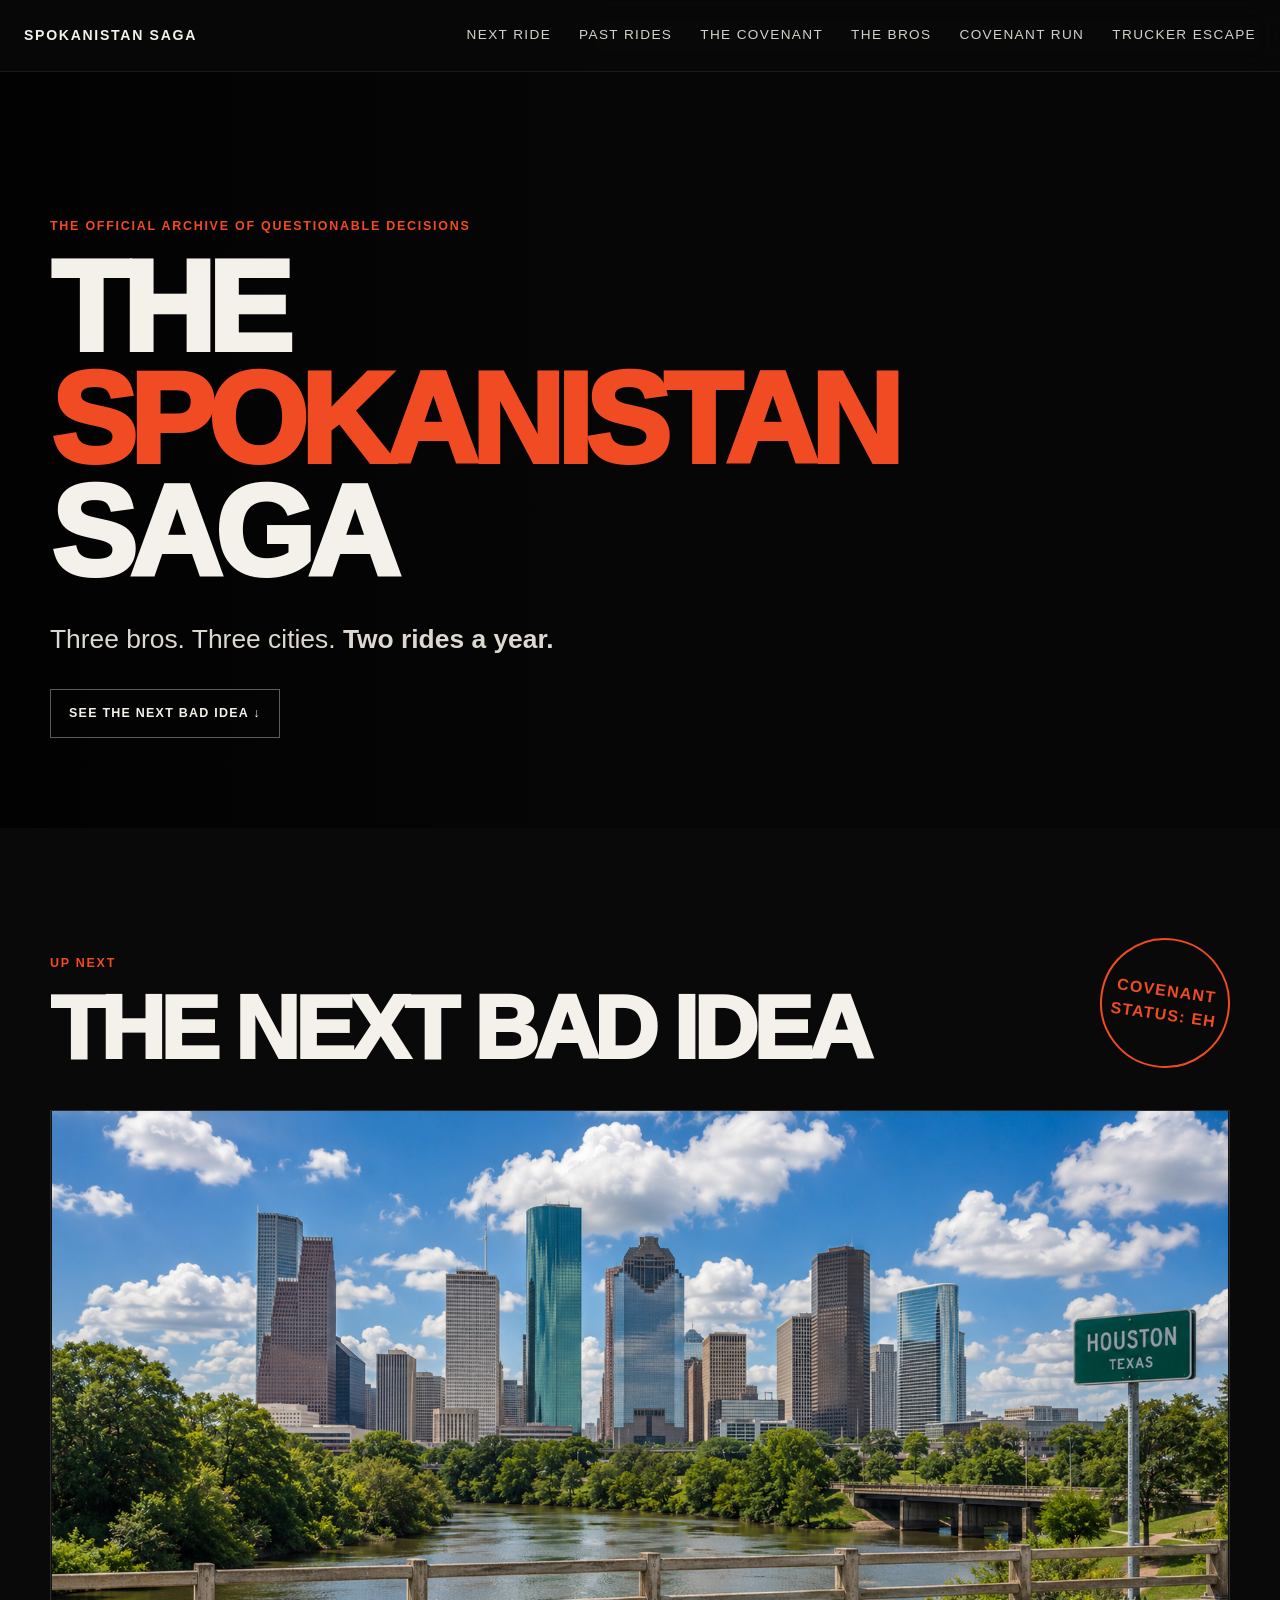
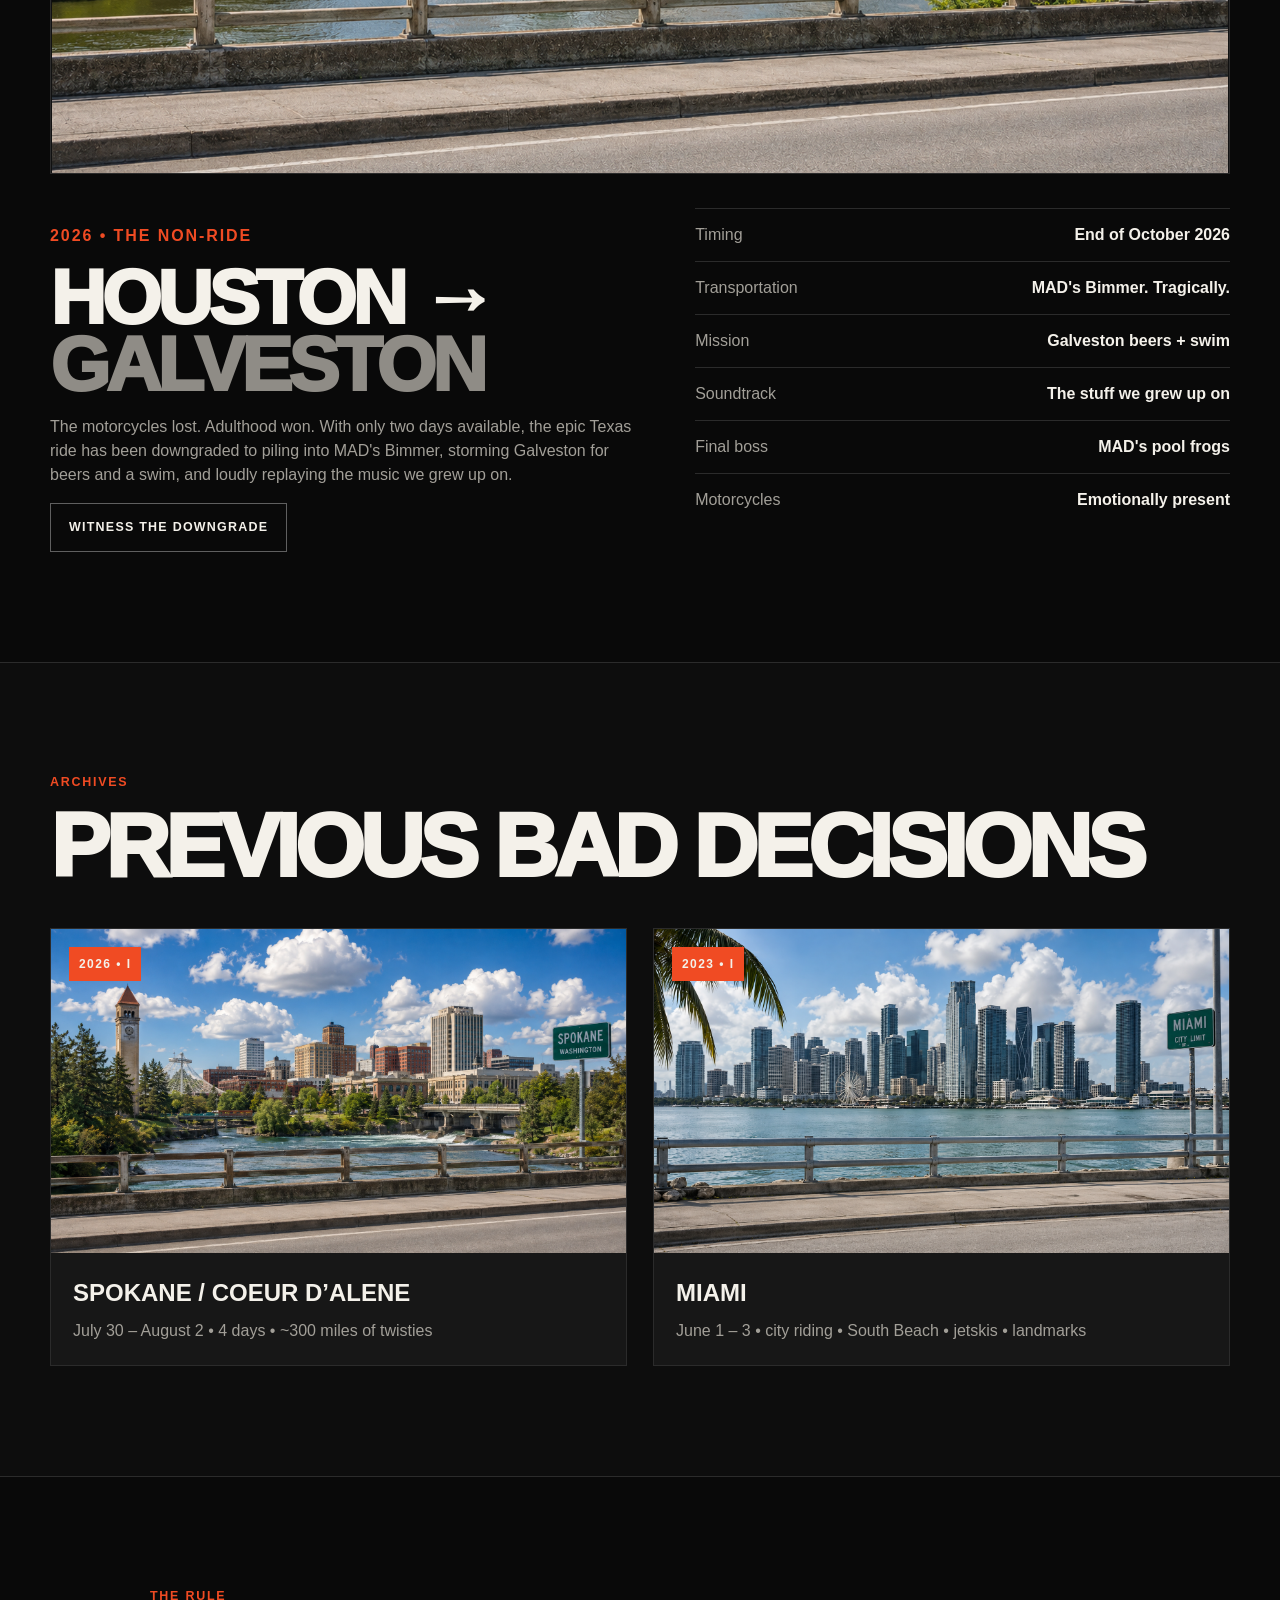
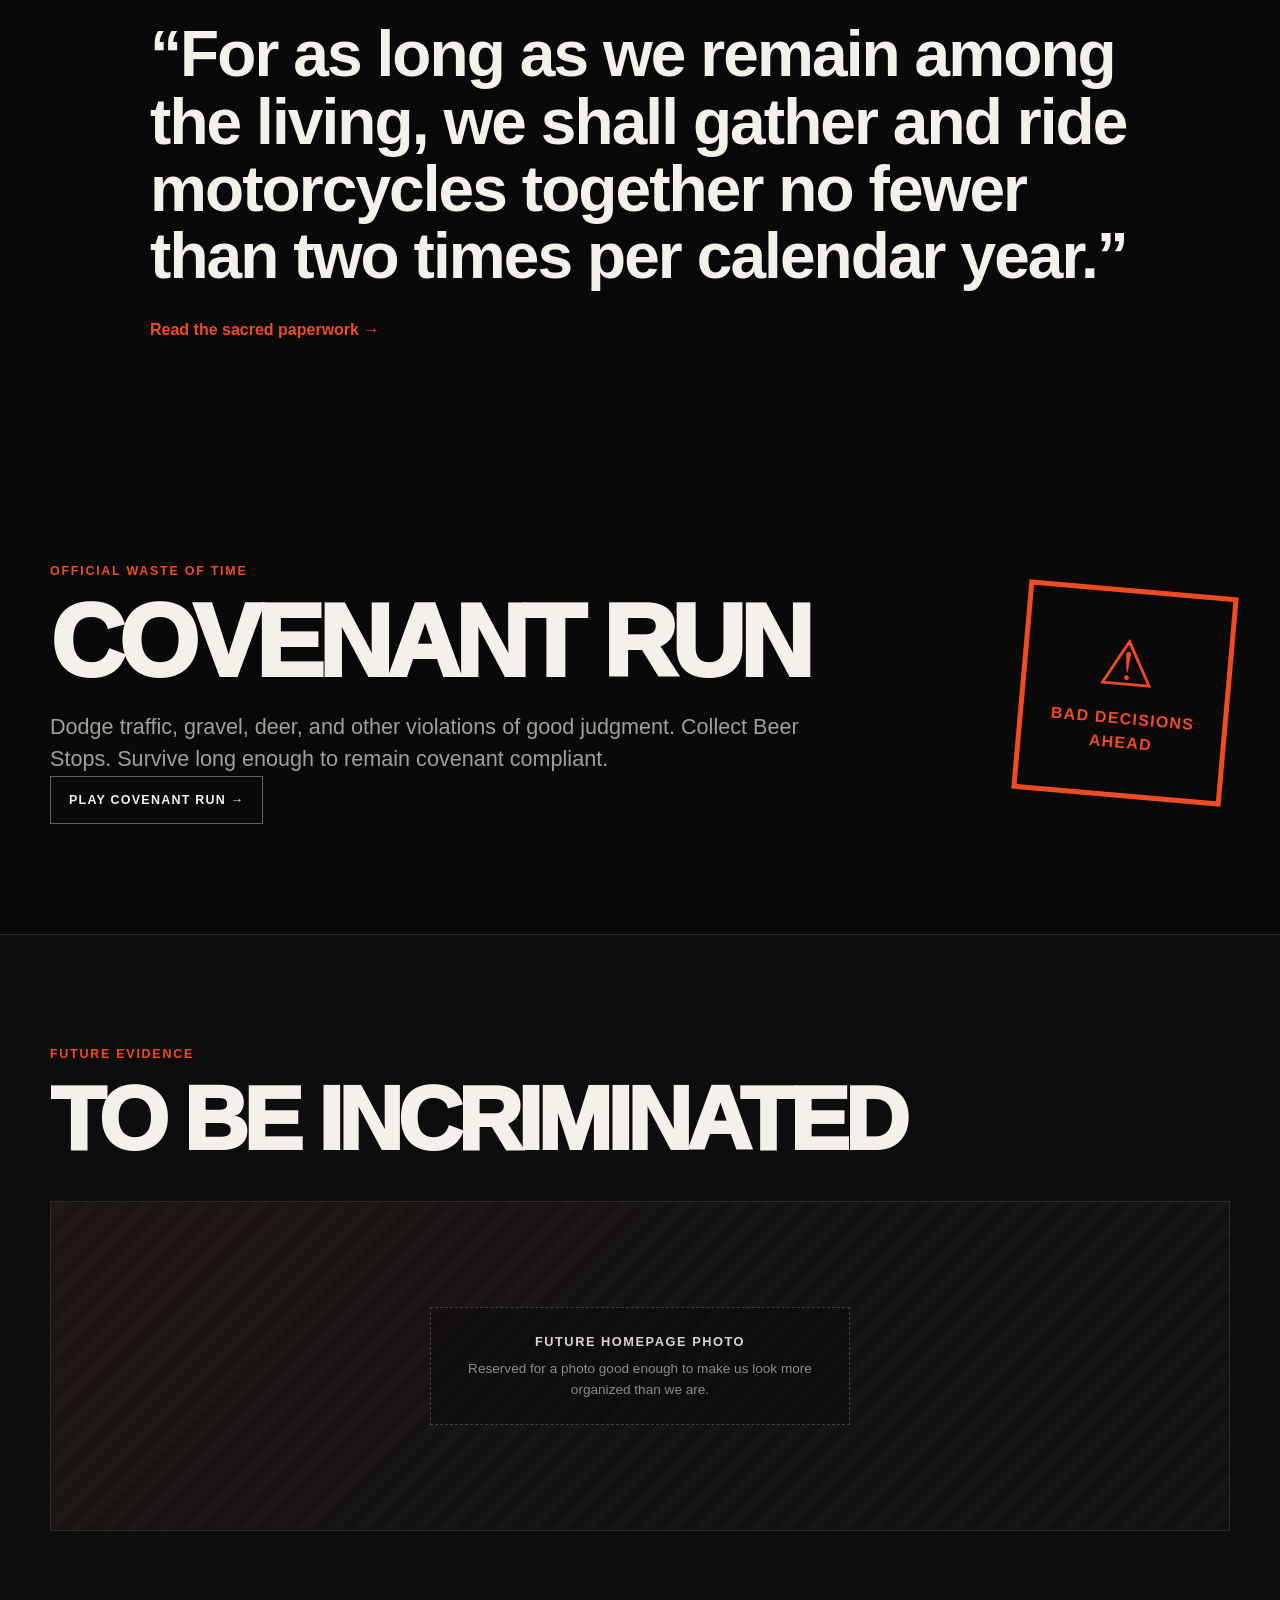
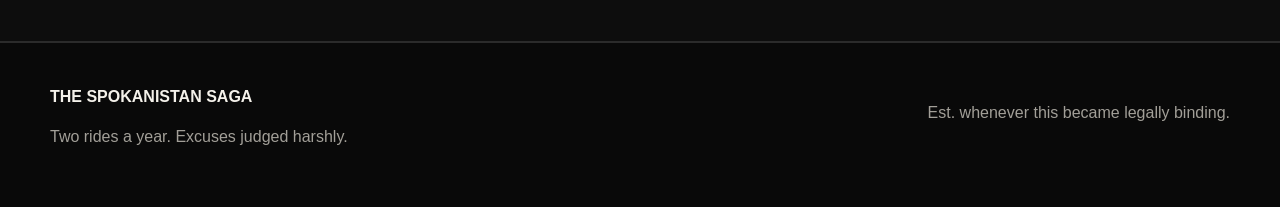
<file: index.html>
<!doctype html>
<html lang="en">
<head>
  <meta charset="utf-8" />
  <meta name="viewport" content="width=device-width, initial-scale=1" />
  <meta name="theme-color" content="#090909" />
  <title>The Spokanistan Saga</title>
  <meta name="description" content="Three bros. Three cities. Two rides a year. The official archive of the Spokanistan Saga." />
  <link rel="stylesheet" href="style.css" />
</head>
<body>

  <header class="site-header">
    <a class="brand" href="index.html">SPOKANISTAN SAGA</a>
    <button class="menu-toggle" aria-label="Toggle menu">☰</button>
    <nav class="nav">
      <a href="#next">Next Ride</a>
      <a href="#past">Past Rides</a>
      <a href="covenant.html">The Covenant</a>
      <a href="about.html">The Bros</a>
      <a href="game.html">Covenant Run</a>
      <a href="https://truck.spokanistansaga.com/">Trucker Escape</a>
    </nav>
  </header>

  <main>
    <section class="hero">
      <div class="hero-bg image-slot" data-image="images/2026-spokane-cda-hero.jpg"></div>
      <div class="hero-shade"></div>
      <div class="hero-copy wrap">
        <p class="eyebrow">THE OFFICIAL ARCHIVE OF QUESTIONABLE DECISIONS</p>
        <h1>THE<br><span>SPOKANISTAN</span><br>SAGA</h1>
        <p class="tagline">Three bros. Three cities. <strong>Two rides a year.</strong></p>
        <a class="button" href="#next">See the next bad idea ↓</a>
      </div>
    </section>

    <section id="next" class="section wrap">
      <div class="section-heading split">
        <div>
          <p class="eyebrow">UP NEXT</p>
          <h2>THE NEXT BAD IDEA</h2>
        </div>
        <div class="stamp">COVENANT<br>STATUS: EH</div>
      </div>

      <div class="next-feature">
        <div class="next-wide-photo image-slot" data-image="images/2026-houston-card.png"></div>

        <div class="next-details">
          <div class="ride-brief">
            <p class="ride-number">2026 • THE NON-RIDE</p>
            <h3>HOUSTON →<br><span>GALVESTON</span></h3>
            <p class="muted">The motorcycles lost. Adulthood won. With only two days available, the epic Texas ride has been downgraded to piling into MAD's Bimmer, storming Galveston for beers and a swim, and loudly replaying the music we grew up on.</p>
            <a class="button" href="rides/2026-ride-2.html">Witness the downgrade</a>
          </div>

          <div class="next-meta">
            <dl class="stats">
              <div><dt>Timing</dt><dd>End of October 2026</dd></div>
              <div><dt>Transportation</dt><dd>MAD's Bimmer. Tragically.</dd></div>
              <div><dt>Mission</dt><dd>Galveston beers + swim</dd></div>
              <div><dt>Soundtrack</dt><dd>The stuff we grew up on</dd></div>
              <div><dt>Final boss</dt><dd>MAD's pool frogs</dd></div>
              <div><dt>Motorcycles</dt><dd>Emotionally present</dd></div>
            </dl>
          </div>
        </div>
      </div>
    </section>

    <section id="past" class="section section-dark">
      <div class="wrap">
        <div class="section-heading">
          <p class="eyebrow">ARCHIVES</p>
          <h2>PREVIOUS BAD DECISIONS</h2>
        </div>

        <div class="ride-grid">
          <a class="ride-card" href="rides/2026-ride-1.html">
            <div class="card-photo image-slot city-card" data-image="images/2026-spokane-card.png">
              <span class="card-year">2026 • I</span>
            </div>
            <div class="card-copy">
              <h3>Spokane / Coeur d’Alene</h3>
              <p>July 30 – August 2 • 4 days • ~300 miles of twisties</p>
            </div>
          </a>

          <a class="ride-card" href="rides/2023-ride-1.html">
            <div class="card-photo image-slot city-card" data-image="images/2023-miami-card.png">
              <span class="card-year">2023 • I</span>
            </div>
            <div class="card-copy">
              <h3>Miami</h3>
              <p>June 1 – 3 • city riding • South Beach • jetskis • landmarks</p>
            </div>
          </a>
        </div>
      </div>
    </section>

    <section class="section wrap manifesto">
      <p class="eyebrow">THE RULE</p>
      <blockquote>“For as long as we remain among the living, we shall gather and ride motorcycles together no fewer than two times per calendar year.”</blockquote>
      <a class="text-link" href="covenant.html">Read the sacred paperwork →</a>
    </section>

    <section class="section wrap game-teaser">
      <div class="game-teaser-copy">
        <p class="eyebrow">OFFICIAL WASTE OF TIME</p>
        <h2>COVENANT RUN</h2>
        <p class="page-lead">Dodge traffic, gravel, deer, and other violations of good judgment. Collect Beer Stops. Survive long enough to remain covenant compliant.</p>
        <a class="button" href="game.html">Play Covenant Run →</a>
      </div>
      <div class="game-teaser-sign" aria-hidden="true">
        <span>⚠</span>
        <strong>BAD DECISIONS<br>AHEAD</strong>
      </div>
    </section>

    <section class="section section-dark">
      <div class="wrap">
        <div class="section-heading">
          <p class="eyebrow">FUTURE EVIDENCE</p>
          <h2>TO BE INCRIMINATED</h2>
        </div>
        <div class="image-card image-slot future-slot">
          <div class="image-note compact">
            <strong>FUTURE HOMEPAGE PHOTO</strong>
            <span>Reserved for a photo good enough to make us look more organized than we are.</span>
          </div>
        </div>
      </div>
    </section>
  </main>

  <footer class="footer">
    <div class="wrap footer-grid">
      <div>
        <strong>THE SPOKANISTAN SAGA</strong>
        <p>Two rides a year. Excuses judged harshly.</p>
      </div>
      <p>Est. whenever this became legally binding.</p>
    </div>
  </footer>

  <script src="script.js"></script>
</body>
</html>
</file>
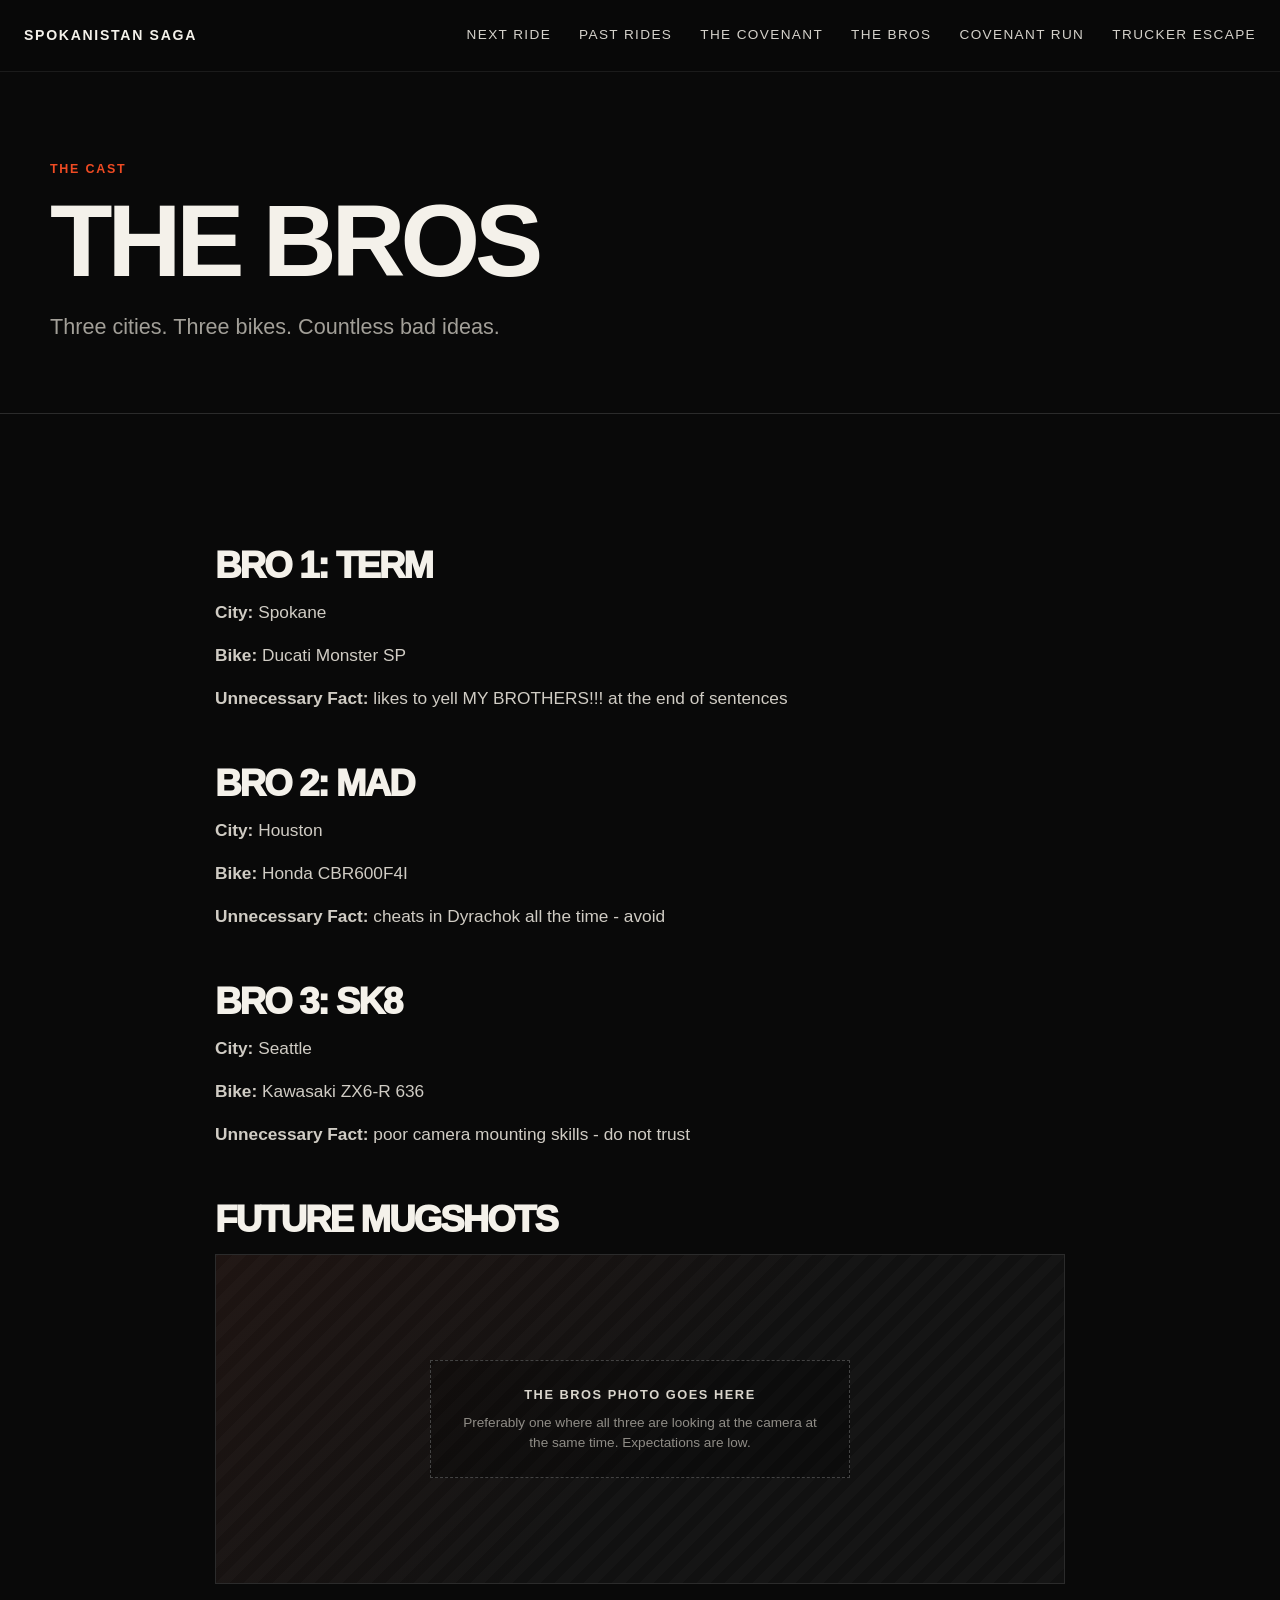
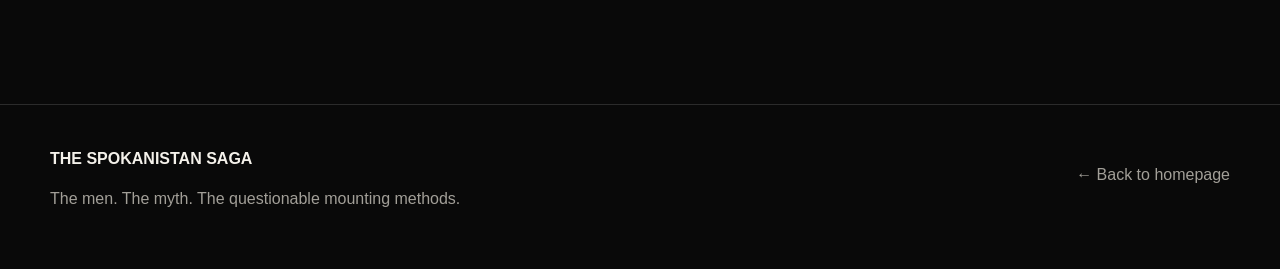
<file: about.html>
<!doctype html>
<html lang="en">
<head>
  <meta charset="utf-8" />
  <meta name="viewport" content="width=device-width, initial-scale=1" />
  <meta name="theme-color" content="#090909" />
  <title>The Bros — The Spokanistan Saga</title>
  <meta name="description" content="Meet the bros behind the Spokanistan Saga." />
  <link rel="stylesheet" href="style.css" />
</head>
<body>
  <header class="site-header">
    <a class="brand" href="index.html">SPOKANISTAN SAGA</a>
    <button class="menu-toggle" aria-label="Toggle menu">☰</button>
    <nav class="nav">
      <a href="index.html#next">Next Ride</a>
      <a href="index.html#past">Past Rides</a>
      <a href="covenant.html">The Covenant</a>
      <a href="about.html">The Bros</a>
      <a href="game.html">Covenant Run</a>
      <a href="https://truck.spokanistansaga.com/">Trucker Escape</a>
    </nav>
  </header>

  <main>
    <section class="page-hero">
      <div class="wrap">
        <p class="eyebrow">THE CAST</p>
        <h1>THE BROS</h1>
        <p class="page-lead">Three cities. Three bikes. Countless bad ideas.</p>
      </div>
    </section>

    <section class="prose">
      <h2>Bro 1: Term</h2>
      <p><strong>City:</strong> Spokane</p>
      <p><strong>Bike:</strong> Ducati Monster SP</p>
      <p><strong>Unnecessary Fact:</strong> likes to yell MY BROTHERS!!! at the end of sentences</p>

      <h2>Bro 2: MAD</h2>
      <p><strong>City:</strong> Houston</p>
      <p><strong>Bike:</strong> Honda CBR600F4I</p>
      <p><strong>Unnecessary Fact:</strong> cheats in Dyrachok all the time - avoid</p>

      <h2>Bro 3: Sk8</h2>
      <p><strong>City:</strong> Seattle</p>
      <p><strong>Bike:</strong> Kawasaki ZX6-R 636</p>
      <p><strong>Unnecessary Fact:</strong> poor camera mounting skills - do not trust</p>

      <h2>Future Mugshots</h2>
      <div class="image-card image-slot future-slot">
        <div class="image-note compact">
          <strong>THE BROS PHOTO GOES HERE</strong>
          <span>Preferably one where all three are looking at the camera at the same time. Expectations are low.</span>
        </div>
      </div>
    </section>
  </main>

  <footer class="footer">
    <div class="wrap footer-grid">
      <div>
        <strong>THE SPOKANISTAN SAGA</strong>
        <p>The men. The myth. The questionable mounting methods.</p>
      </div>
      <p><a href="index.html">← Back to homepage</a></p>
    </div>
  </footer>

  <script src="script.js"></script>
</body>
</html>
</file>
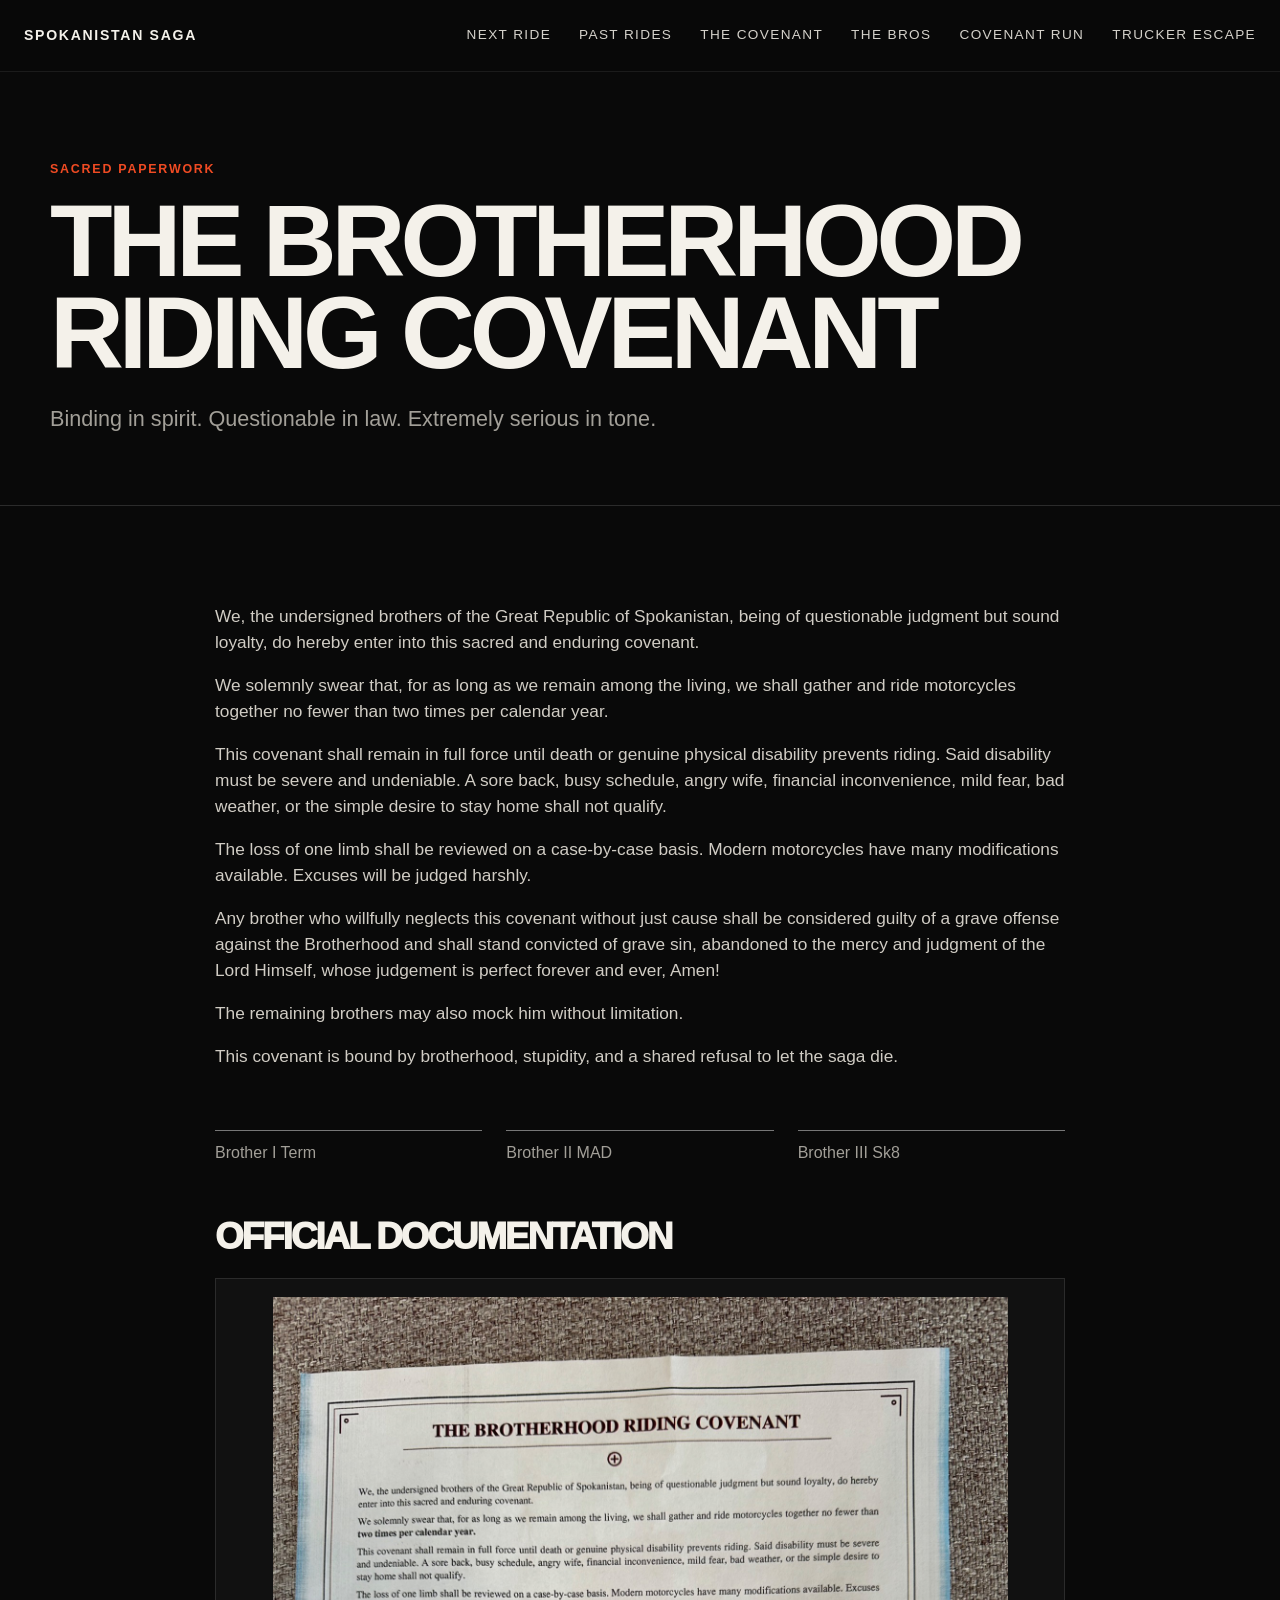
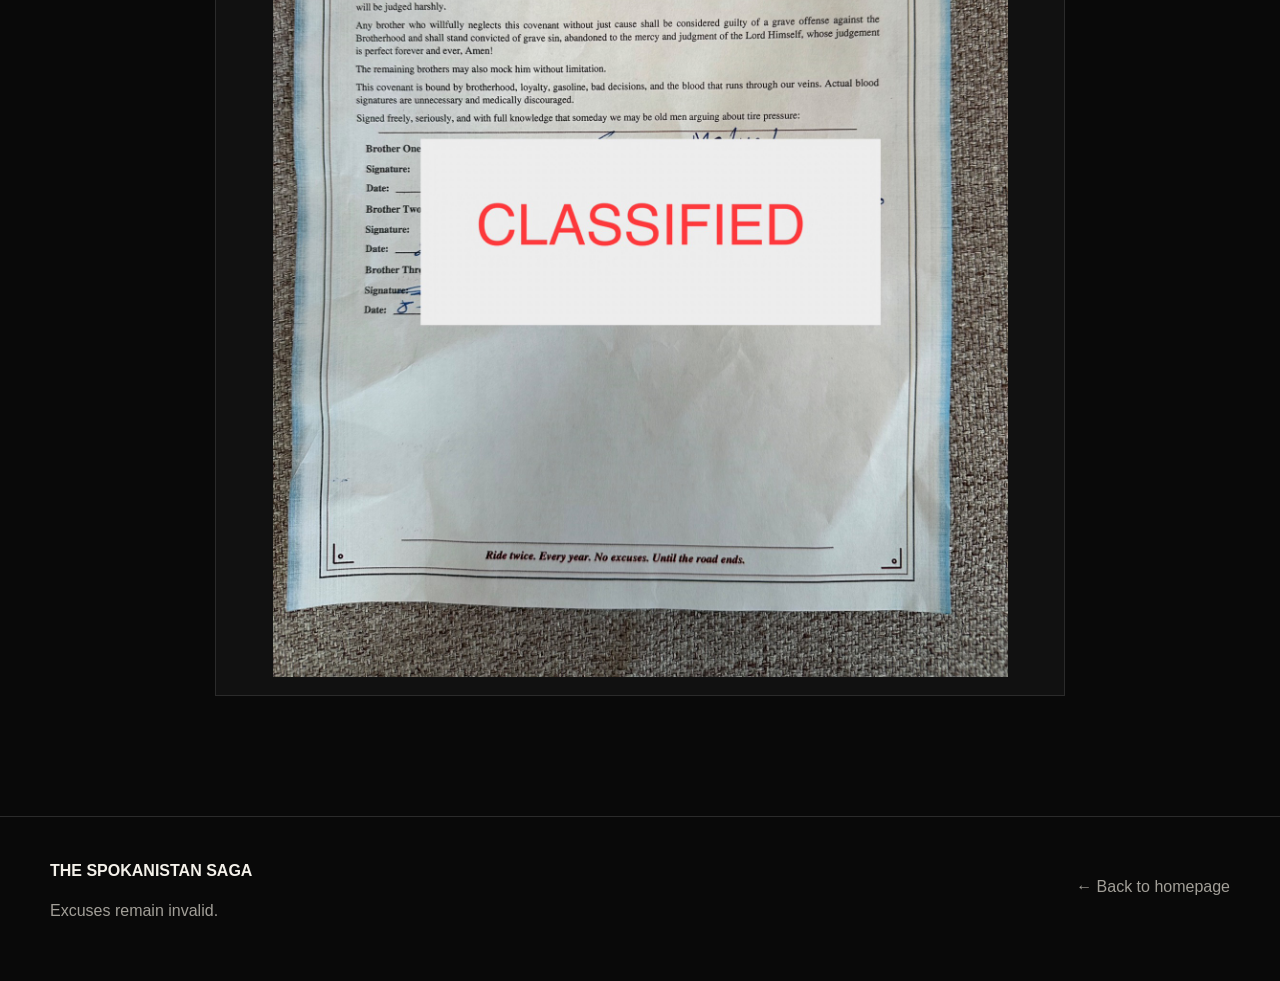
<file: covenant.html>
<!doctype html>
<html lang="en">
<head>
  <meta charset="utf-8" />
  <meta name="viewport" content="width=device-width, initial-scale=1" />
  <meta name="theme-color" content="#090909" />
  <title>The Covenant — The Spokanistan Saga</title>
  <meta name="description" content="The sacred and legally questionable Brotherhood Riding Covenant." />
  <link rel="stylesheet" href="style.css" />
</head>
<body>
  <header class="site-header">
    <a class="brand" href="index.html">SPOKANISTAN SAGA</a>
    <button class="menu-toggle" aria-label="Toggle menu">☰</button>
    <nav class="nav">
      <a href="index.html#next">Next Ride</a>
      <a href="index.html#past">Past Rides</a>
      <a href="covenant.html">The Covenant</a>
      <a href="about.html">The Bros</a>
      <a href="game.html">Covenant Run</a>
      <a href="https://truck.spokanistansaga.com/">Trucker Escape</a>
    </nav>
  </header>

  <main>
    <section class="page-hero">
      <div class="wrap">
        <p class="eyebrow">SACRED PAPERWORK</p>
        <h1>THE BROTHERHOOD<br>RIDING COVENANT</h1>
        <p class="page-lead">Binding in spirit. Questionable in law. Extremely serious in tone.</p>
      </div>
    </section>

    <section class="prose">
      <p>We, the undersigned brothers of the Great Republic of Spokanistan, being of questionable judgment but sound loyalty, do hereby enter into this sacred and enduring covenant.</p>
      <p>We solemnly swear that, for as long as we remain among the living, we shall gather and ride motorcycles together no fewer than two times per calendar year.</p>
      <p>This covenant shall remain in full force until death or genuine physical disability prevents riding. Said disability must be severe and undeniable. A sore back, busy schedule, angry wife, financial inconvenience, mild fear, bad weather, or the simple desire to stay home shall not qualify.</p>
      <p>The loss of one limb shall be reviewed on a case-by-case basis. Modern motorcycles have many modifications available. Excuses will be judged harshly.</p>
      <p>Any brother who willfully neglects this covenant without just cause shall be considered guilty of a grave offense against the Brotherhood and shall stand convicted of grave sin, abandoned to the mercy and judgment of the Lord Himself, whose judgement is perfect forever and ever, Amen!</p>
      <p>The remaining brothers may also mock him without limitation.</p>
      <p>This covenant is bound by brotherhood, stupidity, and a shared refusal to let the saga die.</p>

      <div class="signature-grid">
        <div class="signature">Brother I Term</div>
        <div class="signature">Brother II MAD</div>
        <div class="signature">Brother III Sk8</div>
      </div>

      <h2>Official Documentation</h2>
      <div class="document-frame">
        <img class="document-photo" src="images/signed-covenant.jpg" alt="The signed Brotherhood Riding Covenant" />
      </div>
    </section>
  </main>

  <footer class="footer">
    <div class="wrap footer-grid">
      <div>
        <strong>THE SPOKANISTAN SAGA</strong>
        <p>Excuses remain invalid.</p>
      </div>
      <p><a href="index.html">← Back to homepage</a></p>
    </div>
  </footer>

  <script src="script.js"></script>
</body>
</html>
</file>
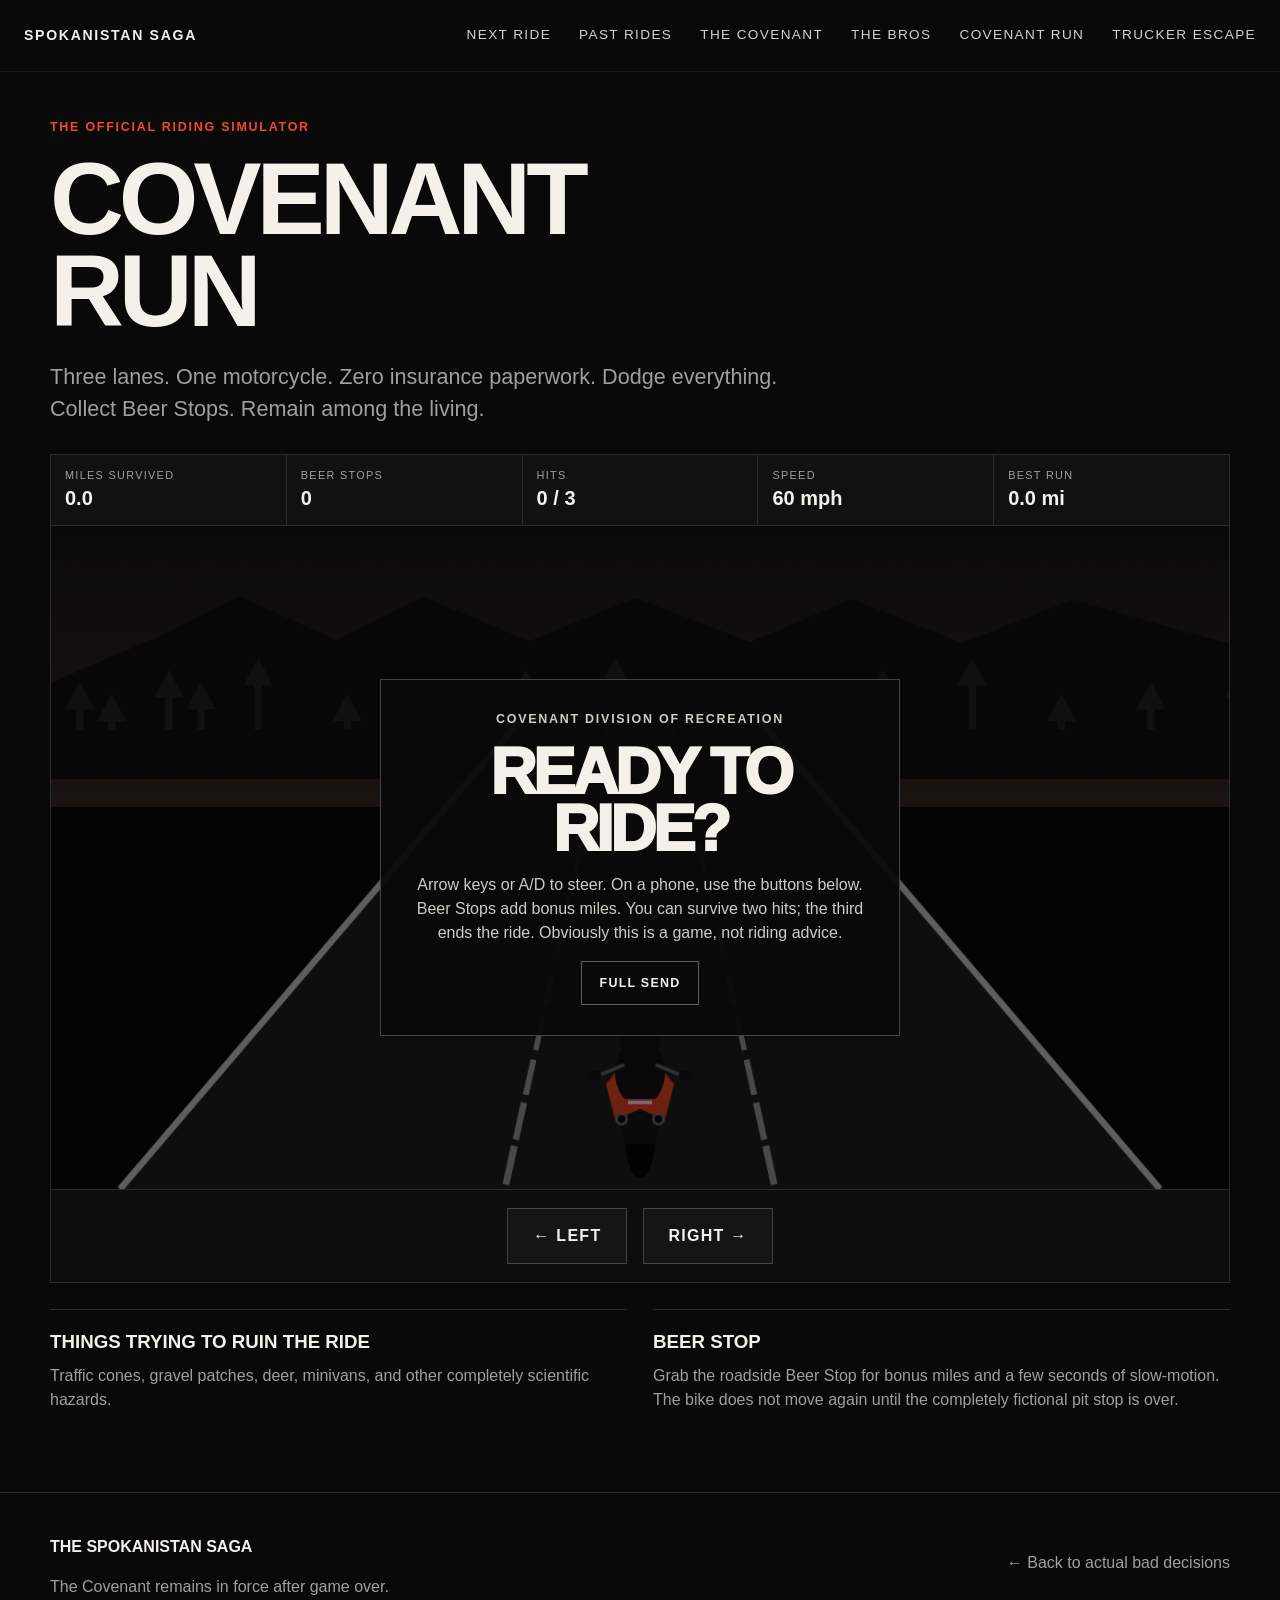
<file: game.html>
<!doctype html>
<html lang="en">
<head>
  <meta charset="utf-8" />
  <meta name="viewport" content="width=device-width, initial-scale=1" />
  <meta name="theme-color" content="#090909" />
  <title>Covenant Run — The Spokanistan Saga</title>
  <meta name="description" content="Covenant Run: the official Spokanistan Saga motorcycle survival simulator." />
  <link rel="stylesheet" href="style.css" />
</head>
<body>
  <header class="site-header">
    <a class="brand" href="index.html">SPOKANISTAN SAGA</a>
    <button class="menu-toggle" aria-label="Toggle menu">☰</button>
    <nav class="nav">
      <a href="index.html#next">Next Ride</a>
      <a href="index.html#past">Past Rides</a>
      <a href="covenant.html">The Covenant</a>
      <a href="about.html">The Bros</a>
      <a href="game.html">Covenant Run</a>
      <a href="https://truck.spokanistansaga.com/">Trucker Escape</a>
    </nav>
  </header>

  <main class="game-page">
    <div class="wrap">
      <div class="game-head">
        <p class="eyebrow">THE OFFICIAL RIDING SIMULATOR</p>
        <h1>COVENANT<br>RUN</h1>
        <p class="page-lead">Three lanes. One motorcycle. Zero insurance paperwork. Dodge everything. Collect Beer Stops. Remain among the living.</p>
      </div>

      <section class="game-shell" aria-label="Covenant Run motorcycle game">
        <div class="game-hud" aria-live="polite">
          <div><span>Miles survived</span><strong id="game-miles">0.0</strong></div>
          <div><span>Beer stops</span><strong id="game-beers">0</strong></div>
          <div><span>Hits</span><strong id="game-hits">0 / 3</strong></div>
          <div><span>Speed</span><strong id="game-speed">60 mph</strong></div>
          <div><span>Best run</span><strong id="game-best">0.0 mi</strong></div>
        </div>

        <div class="game-stage-wrap">
          <canvas id="covenant-game" width="1280" height="720" aria-label="Motorcycle obstacle avoidance game"></canvas>

          <div class="game-overlay" id="game-overlay">
            <div class="game-panel">
              <p class="eyebrow">COVENANT DIVISION OF RECREATION</p>
              <h2 id="game-title">READY TO RIDE?</h2>
              <p id="game-message">Arrow keys or A/D to steer. On a phone, use the buttons below. Beer Stops add bonus miles. You can survive two hits; the third ends the ride. Obviously this is a game, not riding advice.</p>
              <button class="button" type="button" id="game-start">FULL SEND</button>
            </div>
          </div>
        </div>

        <div class="game-controls" aria-label="Game steering controls">
          <button class="game-control" id="game-left" type="button">← LEFT</button>
          <button class="game-control" id="game-right" type="button">RIGHT →</button>
        </div>
      </section>

      <div class="game-help">
        <div>
          <h3>Things trying to ruin the ride</h3>
          <p>Traffic cones, gravel patches, deer, minivans, and other completely scientific hazards.</p>
        </div>
        <div>
          <h3>Beer Stop</h3>
          <p>Grab the roadside Beer Stop for bonus miles and a few seconds of slow-motion. The bike does not move again until the completely fictional pit stop is over.</p>
        </div>
      </div>
    </div>
  </main>

  <footer class="footer">
    <div class="wrap footer-grid">
      <div>
        <strong>THE SPOKANISTAN SAGA</strong>
        <p>The Covenant remains in force after game over.</p>
      </div>
      <p><a href="index.html">← Back to actual bad decisions</a></p>
    </div>
  </footer>

  <script src="script.js"></script>
  <script src="game.js"></script>
</body>
</html>
</file>
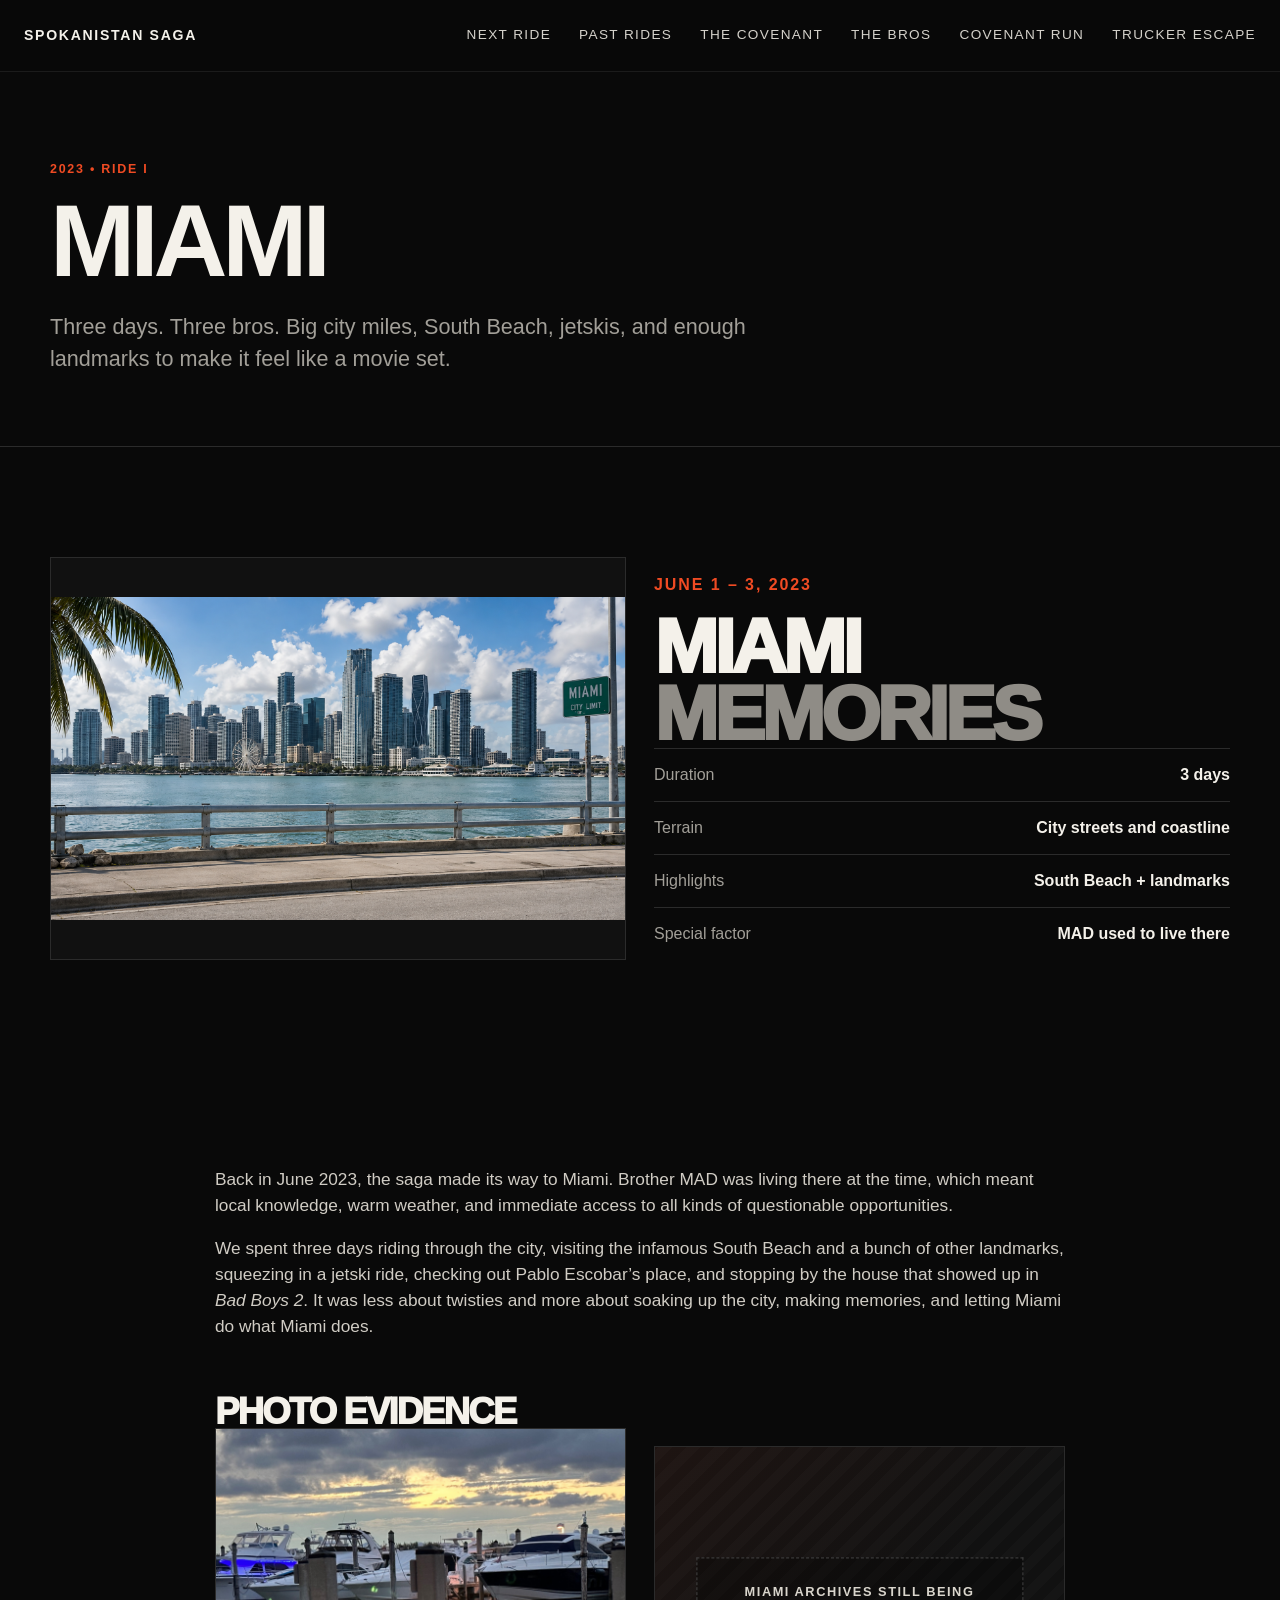
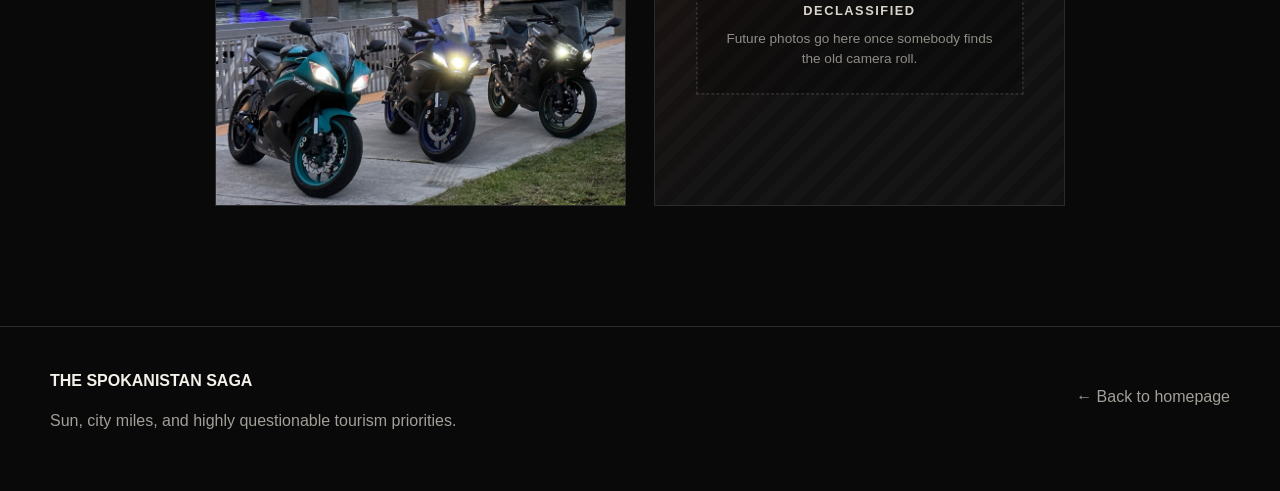
<file: rides/2023-ride-1.html>
<!doctype html>
<html lang="en">
<head>
  <meta charset="utf-8" />
  <meta name="viewport" content="width=device-width, initial-scale=1" />
  <meta name="theme-color" content="#090909" />
  <title>Miami — The Spokanistan Saga</title>
  <meta name="description" content="Miami ride — June 1 to 3, 2023. City riding, South Beach, landmarks, jetskis, and general Florida legend building." />
  <link rel="stylesheet" href="../style.css" />
</head>
<body>
  <header class="site-header">
    <a class="brand" href="../index.html">SPOKANISTAN SAGA</a>
    <button class="menu-toggle" aria-label="Toggle menu">☰</button>
    <nav class="nav">
      <a href="../index.html#next">Next Ride</a>
      <a href="../index.html#past">Past Rides</a>
      <a href="../covenant.html">The Covenant</a>
      <a href="../about.html">The Bros</a>
      <a href="../game.html">Covenant Run</a>
      <a href="https://truck.spokanistansaga.com/">Trucker Escape</a>
    </nav>
  </header>

  <main>
    <section class="page-hero">
      <div class="wrap">
        <p class="eyebrow">2023 • RIDE I</p>
        <h1>MIAMI</h1>
        <p class="page-lead">Three days. Three bros. Big city miles, South Beach, jetskis, and enough landmarks to make it feel like a movie set.</p>
      </div>
    </section>

    <section class="section wrap">
      <div class="ride-page-grid">
        <div class="image-card image-slot ride-main-photo" data-image="../images/2023-miami-card.png"></div>
        <div class="ride-brief">
          <p class="ride-number">JUNE 1 – 3, 2023</p>
          <h3>MIAMI<br><span>MEMORIES</span></h3>
          <dl class="stats">
            <div><dt>Duration</dt><dd>3 days</dd></div>
            <div><dt>Terrain</dt><dd>City streets and coastline</dd></div>
            <div><dt>Highlights</dt><dd>South Beach + landmarks</dd></div>
            <div><dt>Special factor</dt><dd>MAD used to live there</dd></div>
          </dl>
        </div>
      </div>
    </section>

    <section class="prose">
      <p>Back in June 2023, the saga made its way to Miami. Brother MAD was living there at the time, which meant local knowledge, warm weather, and immediate access to all kinds of questionable opportunities.</p>
      <p>We spent three days riding through the city, visiting the infamous South Beach and a bunch of other landmarks, squeezing in a jetski ride, checking out Pablo Escobar’s place, and stopping by the house that showed up in <em>Bad Boys 2</em>. It was less about twisties and more about soaking up the city, making memories, and letting Miami do what Miami does.</p>

      <h2>Photo Evidence</h2>
      <div class="ride-page-grid">
        <div class="image-card image-slot gallery-landscape" data-image="../images/2023-miami-ride.jpg"></div>
        <div class="image-card image-slot future-slot">
          <div class="image-note compact">
            <strong>MIAMI ARCHIVES STILL BEING DECLASSIFIED</strong>
            <span>Future photos go here once somebody finds the old camera roll.</span>
          </div>
        </div>
      </div>
    </section>
  </main>

  <footer class="footer">
    <div class="wrap footer-grid">
      <div>
        <strong>THE SPOKANISTAN SAGA</strong>
        <p>Sun, city miles, and highly questionable tourism priorities.</p>
      </div>
      <p><a href="../index.html">← Back to homepage</a></p>
    </div>
  </footer>

  <script src="../script.js"></script>
</body>
</html>
</file>
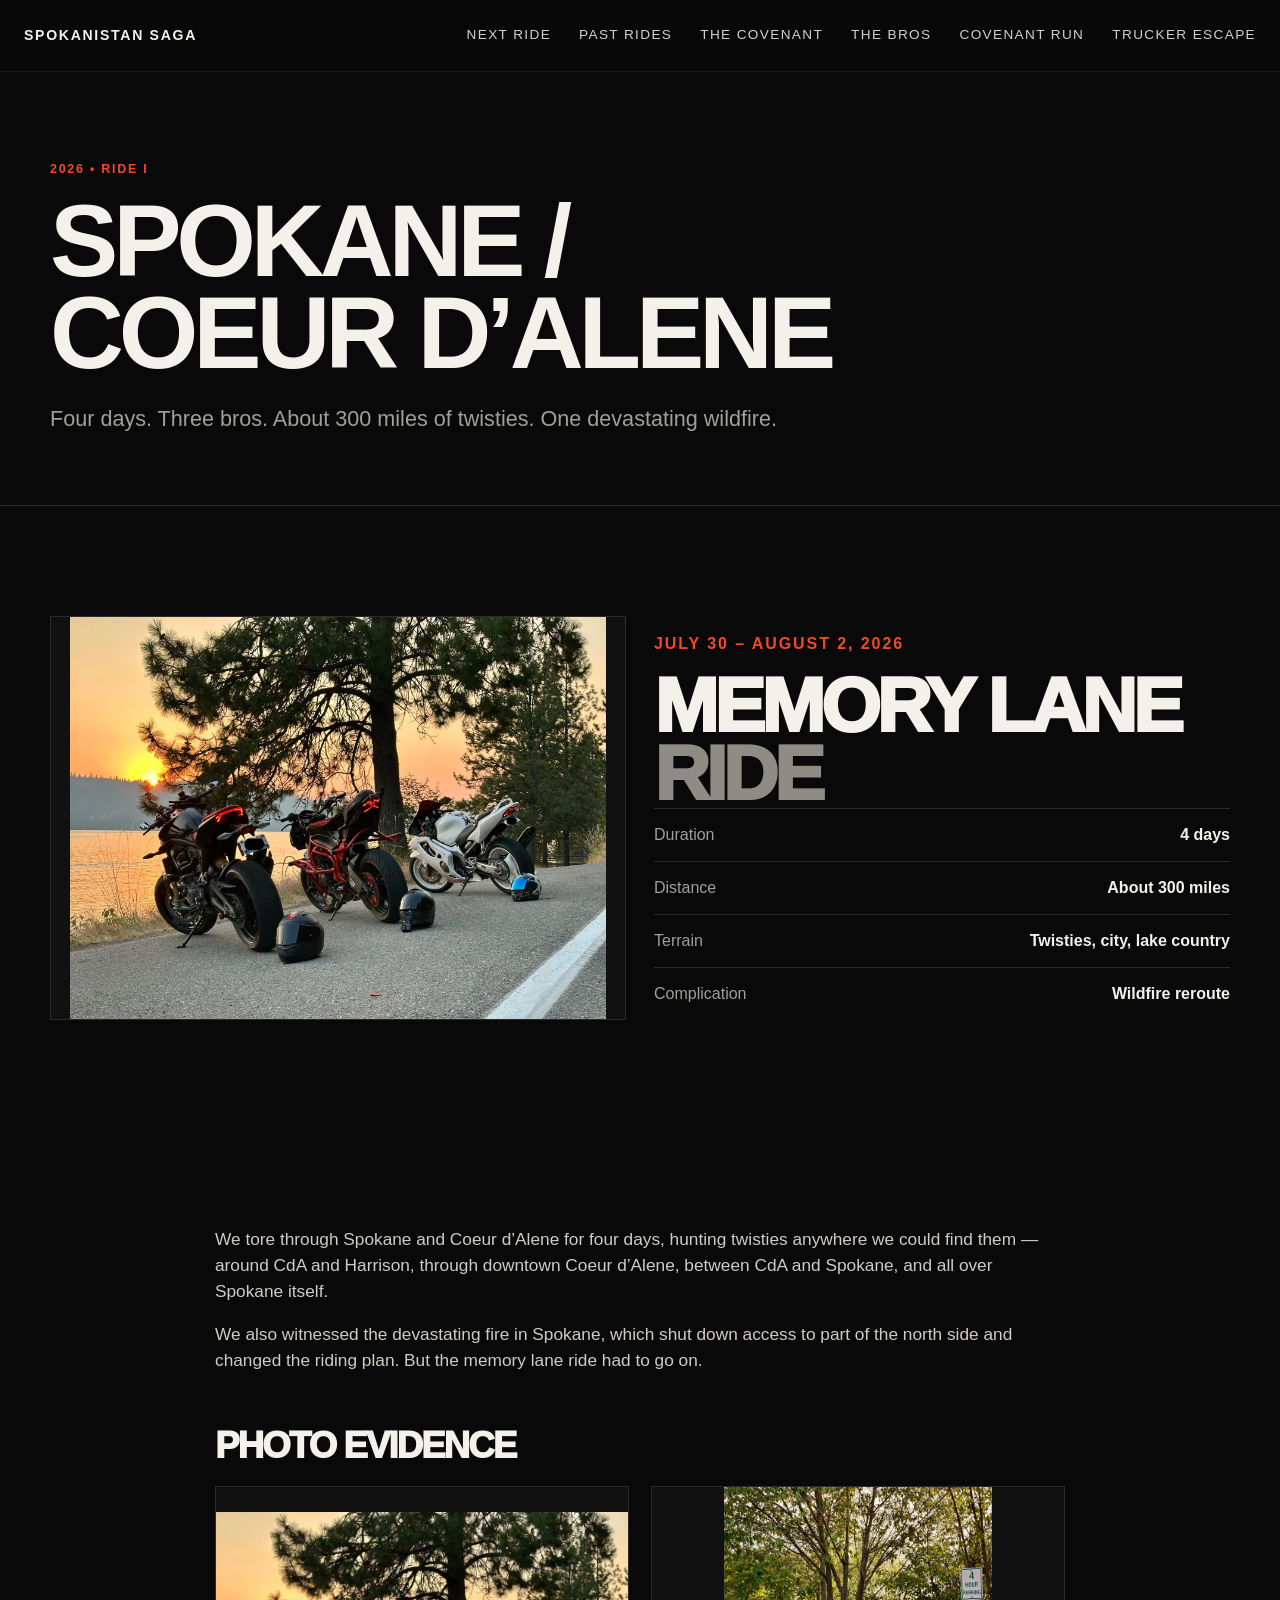
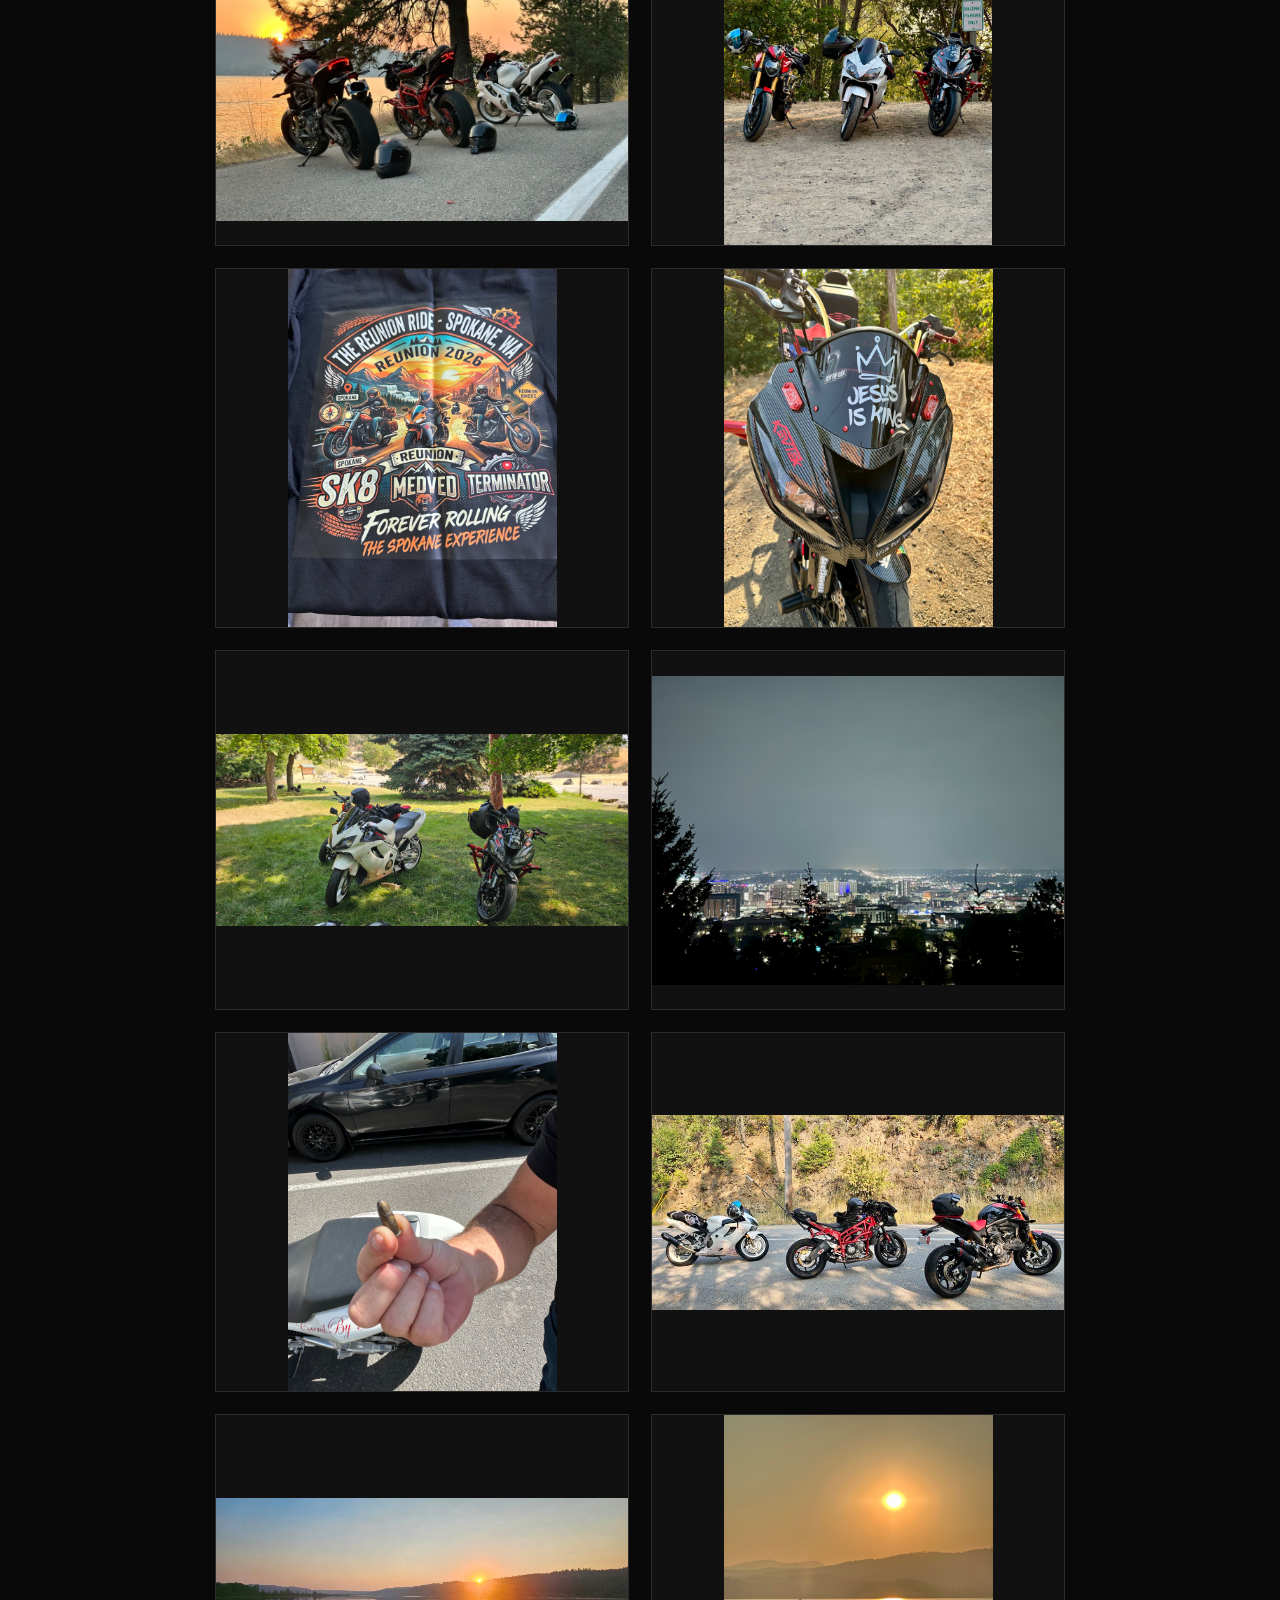
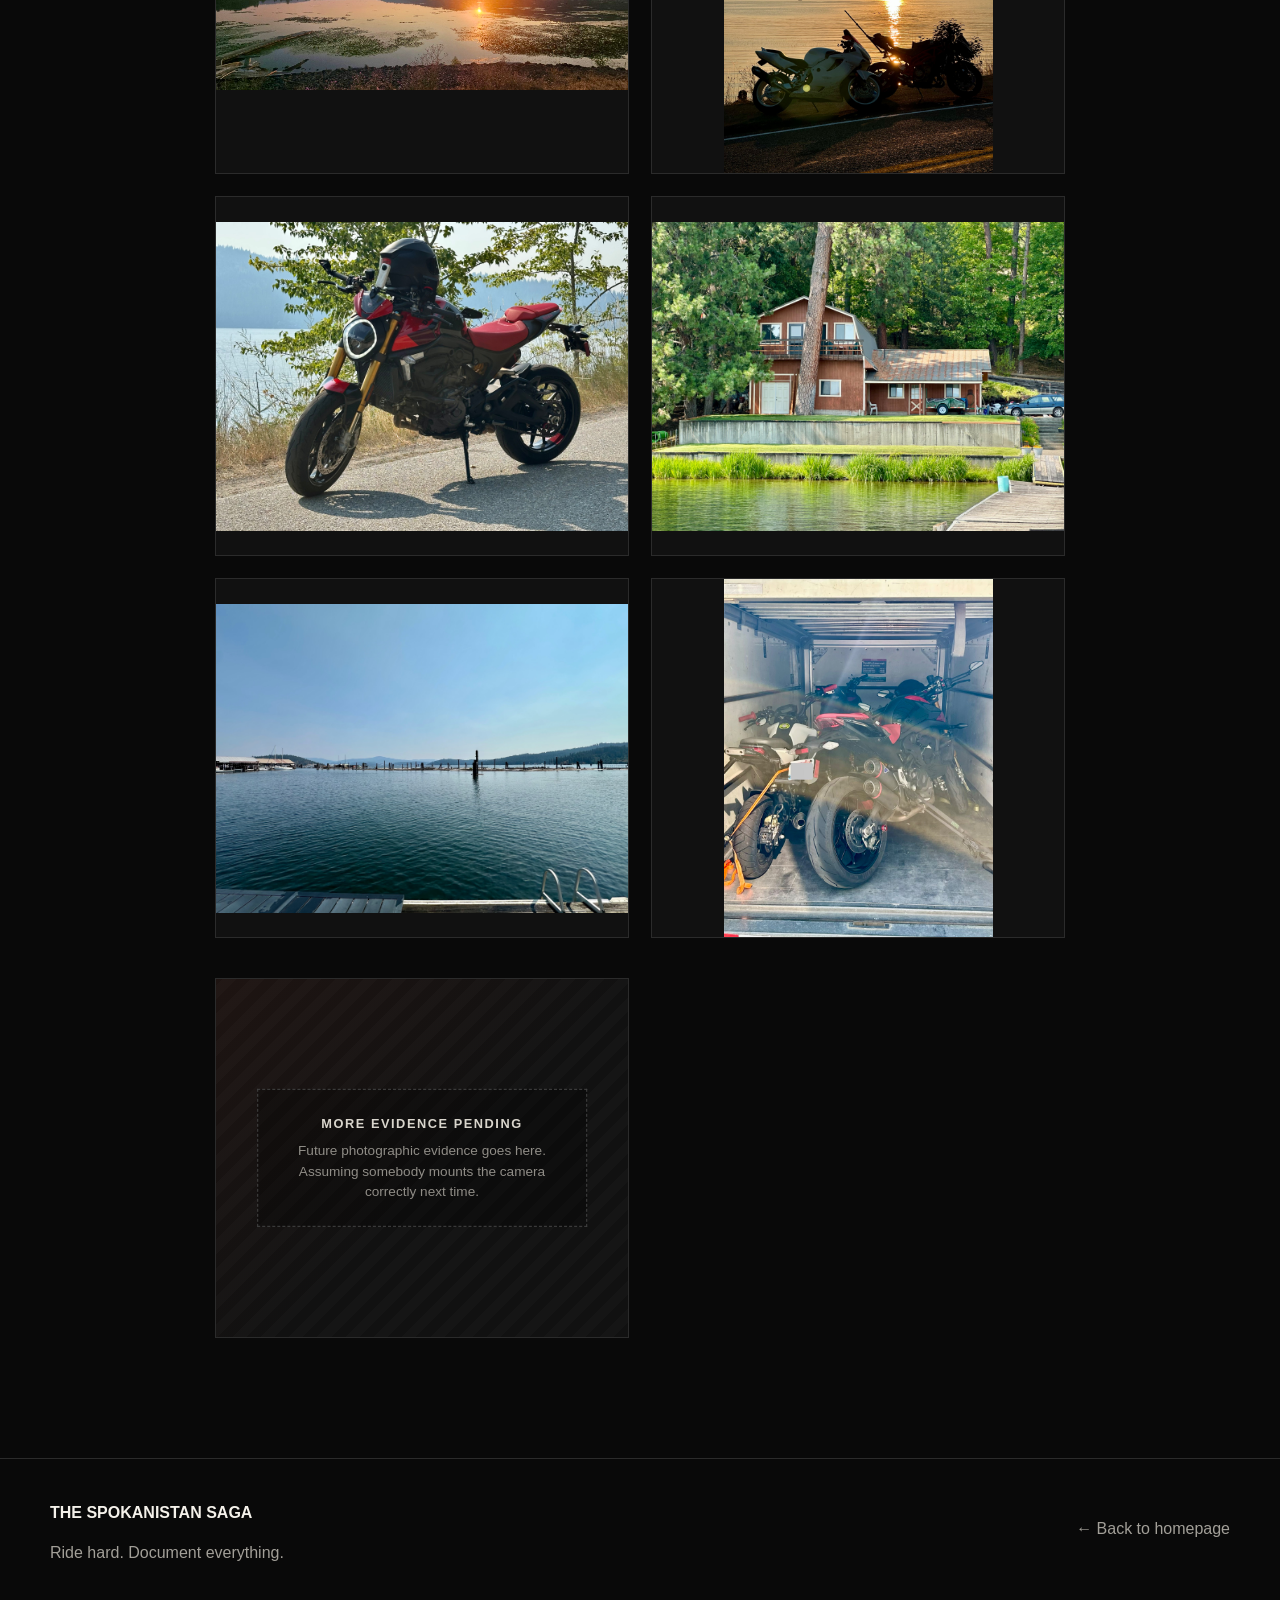
<file: rides/2026-ride-1.html>
<!doctype html>
<html lang="en">
<head>
  <meta charset="utf-8" />
  <meta name="viewport" content="width=device-width, initial-scale=1" />
  <meta name="theme-color" content="#090909" />
  <title>Spokane / Coeur d’Alene — The Spokanistan Saga</title>
  <meta name="description" content="Spokane / Coeur d’Alene ride — four days, three bros, about 300 miles of twisties, and one devastating wildfire." />
  <link rel="stylesheet" href="../style.css" />
</head>
<body>
  <header class="site-header">
    <a class="brand" href="../index.html">SPOKANISTAN SAGA</a>
    <button class="menu-toggle" aria-label="Toggle menu">☰</button>
    <nav class="nav">
      <a href="../index.html#next">Next Ride</a>
      <a href="../index.html#past">Past Rides</a>
      <a href="../covenant.html">The Covenant</a>
      <a href="../about.html">The Bros</a>
      <a href="../game.html">Covenant Run</a>
      <a href="https://truck.spokanistansaga.com/">Trucker Escape</a>
    </nav>
  </header>

  <main>
    <section class="page-hero">
      <div class="wrap">
        <p class="eyebrow">2026 • RIDE I</p>
        <h1>SPOKANE /<br>COEUR D’ALENE</h1>
        <p class="page-lead">Four days. Three bros. About 300 miles of twisties. One devastating wildfire.</p>
      </div>
    </section>

    <section class="section wrap">
      <div class="ride-page-grid">
        <div class="image-card image-slot ride-main-photo" data-image="../images/2026-spokane-cda-hero.jpg"></div>
        <div class="ride-brief">
          <p class="ride-number">JULY 30 – AUGUST 2, 2026</p>
          <h3>MEMORY LANE<br><span>RIDE</span></h3>
          <dl class="stats">
            <div><dt>Duration</dt><dd>4 days</dd></div>
            <div><dt>Distance</dt><dd>About 300 miles</dd></div>
            <div><dt>Terrain</dt><dd>Twisties, city, lake country</dd></div>
            <div><dt>Complication</dt><dd>Wildfire reroute</dd></div>
          </dl>
        </div>
      </div>
    </section>

    <section class="prose">
      <p>We tore through Spokane and Coeur d’Alene for four days, hunting twisties anywhere we could find them — around CdA and Harrison, through downtown Coeur d’Alene, between CdA and Spokane, and all over Spokane itself.</p>
      <p>We also witnessed the devastating fire in Spokane, which shut down access to part of the north side and changed the riding plan. But the memory lane ride had to go on.</p>

      <h2>Photo Evidence</h2>
      <div class="ride-gallery">
        <div class="gallery-photo image-slot" data-image="../images/2026-spokane-cda-hero.jpg"></div>
        <div class="gallery-photo image-slot" data-image="../images/2026-spokane-cda-bikes.jpg"></div>
        <div class="gallery-photo image-slot gallery-contain" data-image="../images/2026-spokane-reunion-shirt.jpg"></div>
        <div class="gallery-photo image-slot gallery-contain" data-image="../images/spokane-01-jesus-is-king.jpeg"></div>
        <div class="gallery-photo image-slot" data-image="../images/spokane-02-bikes-park.jpg"></div>
        <div class="gallery-photo image-slot" data-image="../images/spokane-03-night-view.jpeg"></div>
        <div class="gallery-photo image-slot gallery-contain" data-image="../images/spokane-04-road-find.jpeg"></div>
        <div class="gallery-photo image-slot" data-image="../images/spokane-05-three-bikes.JPG"></div>
        <div class="gallery-photo image-slot" data-image="../images/spokane-06-sunset-lake.JPG"></div>
        <div class="gallery-photo image-slot gallery-contain" data-image="../images/spokane-07-sunset-bikes.jpeg"></div>
        <div class="gallery-photo image-slot" data-image="../images/spokane-08-monster-sp.jpeg"></div>
        <div class="gallery-photo image-slot" data-image="../images/spokane-09-lake-house.jpeg"></div>
        <div class="gallery-photo image-slot" data-image="../images/spokane-10-lake.jpeg"></div>
        <div class="gallery-photo image-slot gallery-contain" data-image="../images/spokane-11-trailer.jpeg"></div>
        <div class="gallery-photo image-slot future-slot">
          <div class="image-note compact">
            <strong>MORE EVIDENCE PENDING</strong>
            <span>Future photographic evidence goes here. Assuming somebody mounts the camera correctly next time.</span>
          </div>
        </div>
      </div>
    </section>
  </main>

  <footer class="footer">
    <div class="wrap footer-grid">
      <div>
        <strong>THE SPOKANISTAN SAGA</strong>
        <p>Ride hard. Document everything.</p>
      </div>
      <p><a href="../index.html">← Back to homepage</a></p>
    </div>
  </footer>

  <script src="../script.js"></script>
</body>
</html>
</file>
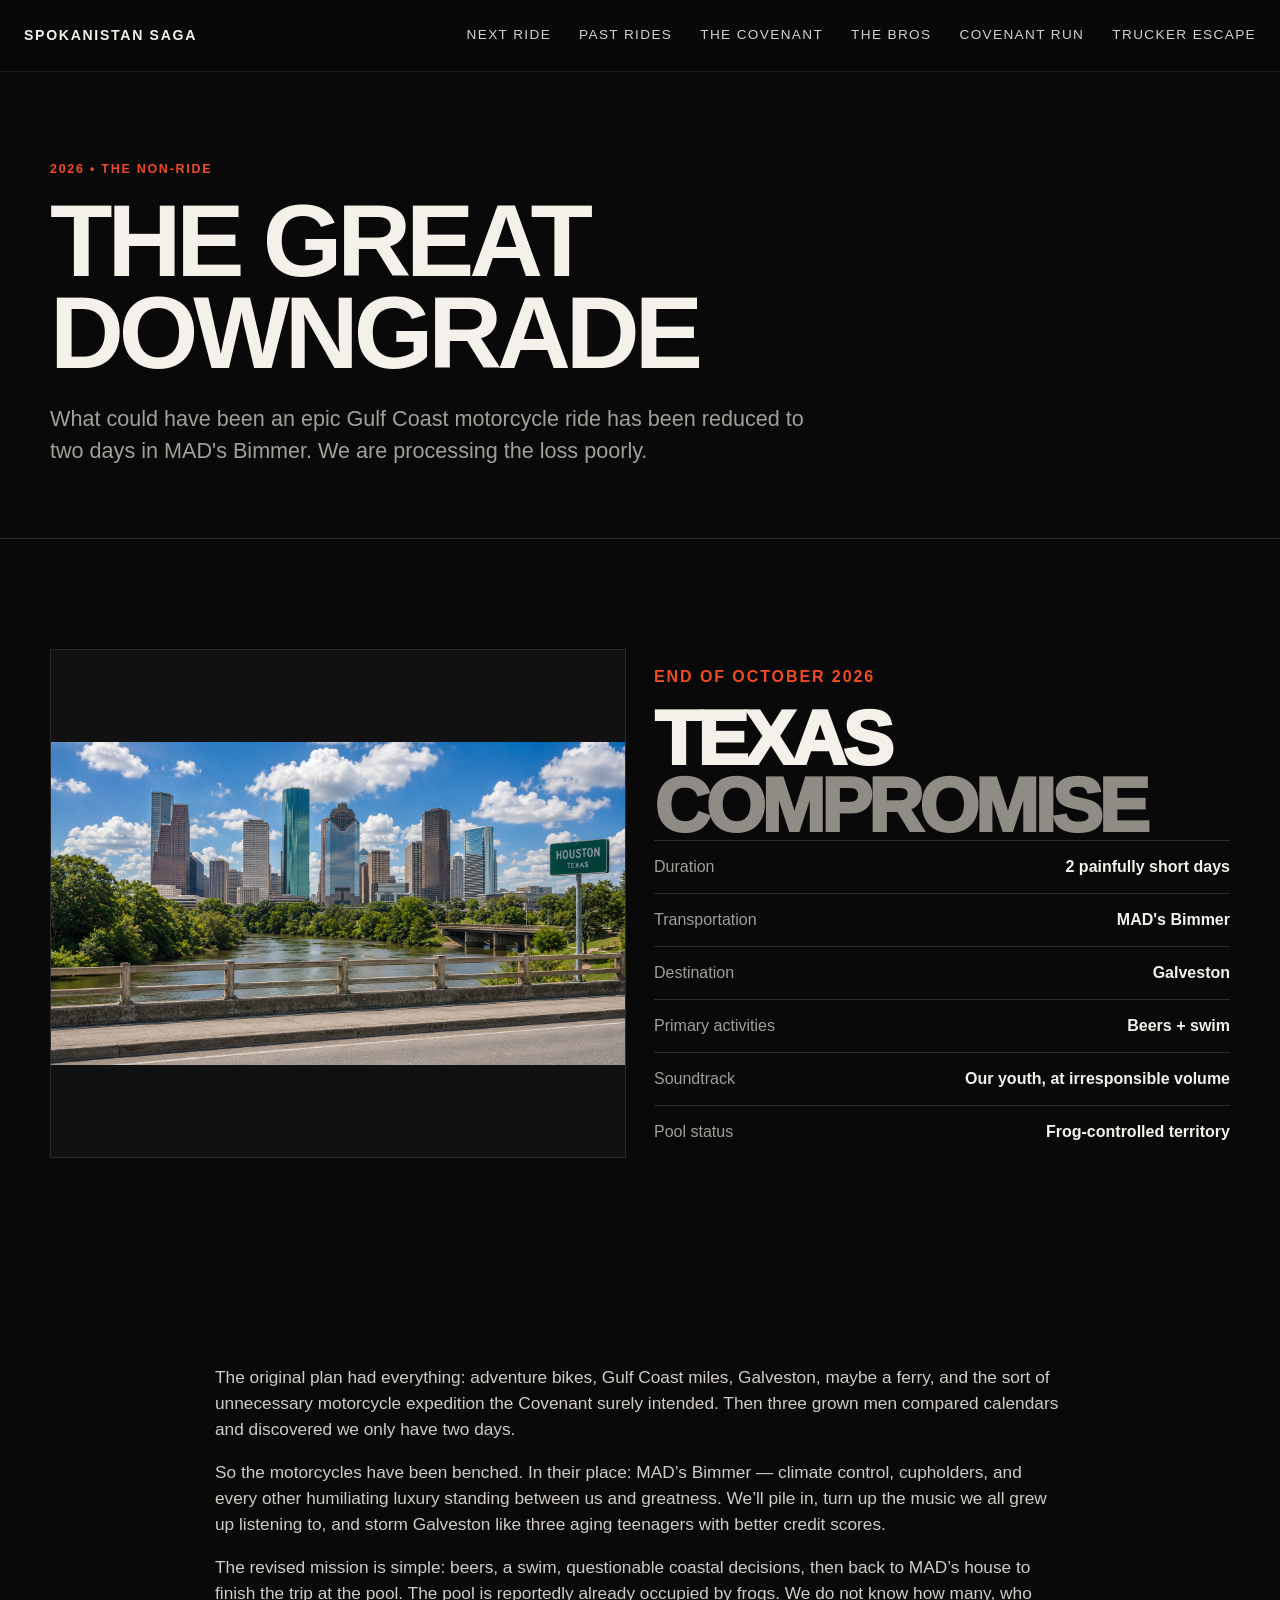
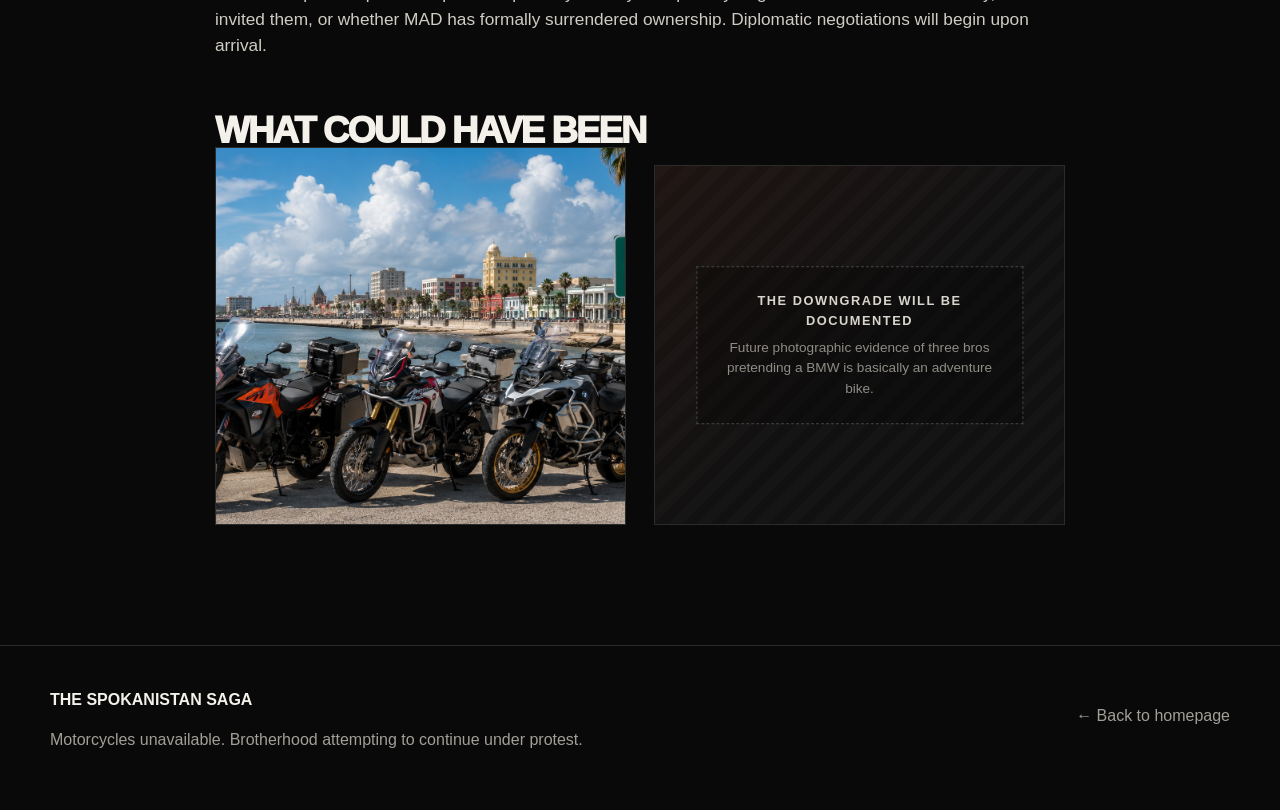
<file: rides/2026-ride-2.html>
<!doctype html>
<html lang="en">
<head>
  <meta charset="utf-8" />
  <meta name="viewport" content="width=device-width, initial-scale=1" />
  <meta name="theme-color" content="#090909" />
  <title>Houston / Galveston: The Great Downgrade — The Spokanistan Saga</title>
  <meta name="description" content="The Texas motorcycle ride that became a two-day Bimmer mission to Galveston for beers, swimming, nostalgia music, and MAD's suspiciously frog-populated pool." />
  <link rel="stylesheet" href="../style.css" />
</head>
<body>
  <header class="site-header">
    <a class="brand" href="../index.html">SPOKANISTAN SAGA</a>
    <button class="menu-toggle" aria-label="Toggle menu">☰</button>
    <nav class="nav">
      <a href="../index.html#next">Next Ride</a>
      <a href="../index.html#past">Past Rides</a>
      <a href="../covenant.html">The Covenant</a>
      <a href="../about.html">The Bros</a>
      <a href="../game.html">Covenant Run</a>
      <a href="https://truck.spokanistansaga.com/">Trucker Escape</a>
    </nav>
  </header>

  <main>
    <section class="page-hero">
      <div class="wrap">
        <p class="eyebrow">2026 • THE NON-RIDE</p>
        <h1>THE GREAT<br>DOWNGRADE</h1>
        <p class="page-lead">What could have been an epic Gulf Coast motorcycle ride has been reduced to two days in MAD's Bimmer. We are processing the loss poorly.</p>
      </div>
    </section>

    <section class="section wrap">
      <div class="ride-page-grid">
        <div class="image-card image-slot ride-main-photo" data-image="../images/2026-houston-card.png"></div>
        <div class="ride-brief">
          <p class="ride-number">END OF OCTOBER 2026</p>
          <h3>TEXAS<br><span>COMPROMISE</span></h3>
          <dl class="stats">
            <div><dt>Duration</dt><dd>2 painfully short days</dd></div>
            <div><dt>Transportation</dt><dd>MAD's Bimmer</dd></div>
            <div><dt>Destination</dt><dd>Galveston</dd></div>
            <div><dt>Primary activities</dt><dd>Beers + swim</dd></div>
            <div><dt>Soundtrack</dt><dd>Our youth, at irresponsible volume</dd></div>
            <div><dt>Pool status</dt><dd>Frog-controlled territory</dd></div>
          </dl>
        </div>
      </div>
    </section>

    <section class="prose">
      <p>The original plan had everything: adventure bikes, Gulf Coast miles, Galveston, maybe a ferry, and the sort of unnecessary motorcycle expedition the Covenant surely intended. Then three grown men compared calendars and discovered we only have two days.</p>

      <p>So the motorcycles have been benched. In their place: MAD’s Bimmer — climate control, cupholders, and every other humiliating luxury standing between us and greatness. We’ll pile in, turn up the music we all grew up listening to, and storm Galveston like three aging teenagers with better credit scores.</p>

      <p>The revised mission is simple: beers, a swim, questionable coastal decisions, then back to MAD’s house to finish the trip at the pool. The pool is reportedly already occupied by frogs. We do not know how many, who invited them, or whether MAD has formally surrendered ownership. Diplomatic negotiations will begin upon arrival.</p>

      <h2>What Could Have Been</h2>
      <div class="ride-page-grid">
        <div class="image-card image-slot gallery-landscape" data-image="../images/2026-galveston-adv.png"></div>
        <div class="image-card image-slot future-slot">
          <div class="image-note compact">
            <strong>THE DOWNGRADE WILL BE DOCUMENTED</strong>
            <span>Future photographic evidence of three bros pretending a BMW is basically an adventure bike.</span>
          </div>
        </div>
      </div>
    </section>
  </main>

  <footer class="footer">
    <div class="wrap footer-grid">
      <div>
        <strong>THE SPOKANISTAN SAGA</strong>
        <p>Motorcycles unavailable. Brotherhood attempting to continue under protest.</p>
      </div>
      <p><a href="../index.html">← Back to homepage</a></p>
    </div>
  </footer>

  <script src="../script.js"></script>
</body>
</html>
</file>
<file: style.css>
:root {
  --bg: #090909;
  --bg-2: #111111;
  --panel: #171717;
  --text: #f4f1ea;
  --muted: #a29f98;
  --line: #2b2b2b;
  --accent: #f04b23;
  --max: 1180px;
}

* { box-sizing: border-box; }
html { scroll-behavior: smooth; }
body {
  margin: 0;
  background: var(--bg);
  color: var(--text);
  font-family: Arial, Helvetica, sans-serif;
  line-height: 1.5;
}
a { color: inherit; text-decoration: none; }
img { max-width: 100%; display: block; }
.wrap { width: min(calc(100% - 40px), var(--max)); margin: 0 auto; }

.site-header {
  position: fixed;
  top: 0;
  left: 0;
  right: 0;
  z-index: 20;
  height: 72px;
  padding: 0 24px;
  display: flex;
  align-items: center;
  justify-content: space-between;
  border-bottom: 1px solid rgba(255,255,255,.08);
  background: rgba(9,9,9,.82);
  backdrop-filter: blur(14px);
}
.brand { font-weight: 900; letter-spacing: .12em; font-size: .88rem; }
.nav { display: flex; gap: 28px; font-size: .85rem; text-transform: uppercase; letter-spacing: .1em; }
.nav a { color: #d4d1ca; }
.nav a:hover { color: white; }
.menu-toggle { display: none; background: none; color: white; border: 0; font-size: 1.4rem; }

.hero {
  min-height: 92vh;
  position: relative;
  display: grid;
  align-items: end;
  overflow: hidden;
}
.hero-bg {
  position: absolute;
  inset: 0;
  background:
    radial-gradient(circle at 70% 35%, rgba(240,75,35,.18), transparent 27%),
    linear-gradient(120deg, #202020 0%, #111 45%, #050505 100%);
  background-size: cover;
  background-position: center;
}
.hero-shade {
  position: absolute;
  inset: 0;
  background: linear-gradient(90deg, rgba(0,0,0,.78) 0%, rgba(0,0,0,.35) 52%, rgba(0,0,0,.35) 100%), linear-gradient(0deg, #090909 0%, transparent 38%);
}
.hero-copy { position: relative; z-index: 2; padding: 150px 0 90px; }
.eyebrow { margin: 0 0 16px; color: var(--accent); font-weight: 900; letter-spacing: .14em; font-size: .78rem; }
.hero h1, h2, .ride-brief h3 {
  text-transform: uppercase;
  letter-spacing: -.055em;
  line-height: .88;
  margin: 0;
  font-weight: 950;
}
.hero h1 { font-size: clamp(4rem, 10vw, 9rem); max-width: 900px; }
.hero h1 span { color: var(--accent); }
.tagline { font-size: clamp(1.15rem, 2.2vw, 1.65rem); margin: 30px 0; color: #ddd9d1; }
.button {
  display: inline-block;
  border: 1px solid rgba(255,255,255,.35);
  padding: 14px 18px;
  text-transform: uppercase;
  letter-spacing: .1em;
  font-size: .78rem;
  font-weight: 800;
}
.button:hover { background: var(--text); color: var(--bg); }

.section { padding: 110px 0; }
.section-dark { padding: 110px 0; background: #0d0d0d; border-block: 1px solid var(--line); }
.section-heading { margin-bottom: 42px; }
.section-heading h2 { font-size: clamp(2.6rem, 7vw, 5.8rem); }
.split { display: flex; justify-content: space-between; align-items: end; gap: 32px; }
.stamp {
  width: 130px;
  height: 130px;
  border: 2px solid var(--accent);
  border-radius: 50%;
  color: var(--accent);
  display: grid;
  place-items: center;
  text-align: center;
  font-weight: 900;
  letter-spacing: .08em;
  transform: rotate(8deg);
}

.next-grid { display: grid; grid-template-columns: 1.25fr .75fr; gap: 46px; align-items: stretch; }
.image-card { min-height: 520px; border: 1px solid var(--line); }
.image-slot {
  background-color: #151515;
  background-size: cover;
  background-position: center;
  position: relative;
}
.image-note {
  position: absolute;
  inset: 50% auto auto 50%;
  transform: translate(-50%,-50%);
  text-align: center;
  width: min(80%, 420px);
  color: #8f8c86;
  border: 1px dashed #444;
  padding: 24px;
  background: rgba(0,0,0,.28);
}
.image-note strong { display:block; color:#d9d5cc; letter-spacing:.12em; font-size:.8rem; margin-bottom:8px; }
.image-note.compact { font-size:.85rem; }
.ride-number { color: var(--accent); font-weight: 900; letter-spacing: .12em; }
.ride-brief h3 { font-size: clamp(3rem, 6vw, 5.5rem); }
.ride-brief h3 span { color: #8f8c86; }
.muted { color: var(--muted); }
.countdown { display: grid; grid-template-columns: repeat(3, 1fr); gap: 12px; margin: 36px 0; }
.countdown div { padding: 18px; background: var(--panel); border: 1px solid var(--line); }
.countdown strong { display:block; font-size:2rem; }
.countdown span { color:var(--muted); text-transform:uppercase; font-size:.7rem; letter-spacing:.12em; }
.stats { margin: 0; }
.stats div { display:flex; justify-content:space-between; gap:16px; padding:14px 0; border-top:1px solid var(--line); }
.stats dt { color:var(--muted); }
.stats dd { margin:0; text-align:right; font-weight:700; }

.ride-grid { display:grid; grid-template-columns:repeat(2,1fr); gap:26px; }
.ride-card { background:var(--panel); border:1px solid var(--line); transition:.2s ease; }
.ride-card:hover { transform: translateY(-4px); border-color:#444; }
.card-photo { min-height:330px; background:linear-gradient(135deg,#222,#0b0b0b); }
.card-year { position:absolute; left:18px; top:18px; padding:8px 10px; background:var(--accent); font-size:.75rem; font-weight:900; letter-spacing:.12em; }
.card-copy { padding:22px; }
.card-copy h3 { margin:0 0 8px; text-transform:uppercase; font-size:1.5rem; }
.card-copy p { margin:0; color:var(--muted); }

.manifesto { max-width: 980px; }
blockquote { margin: 0; font-size: clamp(2rem, 5vw, 4rem); line-height: 1.05; font-weight: 900; letter-spacing: -.03em; }
.text-link { display:inline-block; margin-top:28px; color:var(--accent); font-weight:800; }

.footer { border-top:1px solid var(--line); padding:42px 0; color:var(--muted); }
.footer strong { color:var(--text); }
.footer-grid { display:flex; justify-content:space-between; gap:28px; }

.page-hero { padding: 160px 0 70px; border-bottom:1px solid var(--line); }
.page-hero h1 { font-size:clamp(3.3rem,8vw,7rem); line-height:.9; margin:0; text-transform:uppercase; letter-spacing:-.05em; }
.prose { width:min(calc(100% - 40px), 850px); margin:0 auto; padding:80px 0 120px; }
.prose p { color:#d0ccc4; font-size:1.08rem; }
.prose h2 { margin-top:56px; font-size:2.3rem; }
.signature-grid { display:grid; grid-template-columns:repeat(3,1fr); gap:24px; margin-top:60px; }
.signature { border-top:1px solid #777; padding-top:10px; color:var(--muted); }

.ride-page-grid { display:grid; grid-template-columns: 1fr 1fr; gap:28px; }
.ride-page-grid .image-card { min-height:360px; }

@media (max-width: 760px) {
  .site-header { height:64px; }
  .menu-toggle { display:block; }
  .nav { display:none; position:absolute; top:64px; left:0; right:0; padding:20px 24px; background:#0b0b0b; border-bottom:1px solid var(--line); flex-direction:column; gap:18px; }
  .nav.open { display:flex; }
  .hero { min-height: 88vh; }
  .hero-copy { padding-bottom:60px; }
  .section, .section-dark { padding:80px 0; }
  .next-grid, .ride-grid, .ride-page-grid { grid-template-columns:1fr; }
  .image-card { min-height:360px; }
  .split { align-items:flex-start; }
  .stamp { width:92px; height:92px; font-size:.7rem; flex:0 0 auto; }
  .footer-grid { flex-direction:column; }
  .signature-grid { grid-template-columns:1fr; gap:40px; }
}

.page-lead {
  max-width: 760px;
  margin: 24px 0 0;
  color: var(--muted);
  font-size: clamp(1.05rem, 2vw, 1.35rem);
}
.ride-main-photo { min-height: 560px; background-position: center 56%; }
.gallery-landscape { background-position: center 56%; }
.gallery-portrait { background-position: center 42%; }
.archive-placeholder {
  min-height: 330px;
  position: relative;
  display: grid;
  place-items: center;
  background:
    linear-gradient(135deg, rgba(240,75,35,.06), transparent 55%),
    repeating-linear-gradient(-45deg, #111 0, #111 10px, #151515 10px, #151515 20px);
}
.archive-mark {
  color: #777;
  font-weight: 900;
  letter-spacing: .14em;
  text-align: center;
  line-height: 1.35;
  font-size: .88rem;
}
.archive-card { cursor: default; }
.archive-card:hover { transform: none; border-color: var(--line); }

@media (max-width: 760px) {
  .ride-main-photo { min-height: 390px; }
}

/* --- Spokanistan Saga update 3: consistent city cards + future photo slots --- */
.card-photo {
  position: relative;
}
.city-card {
  min-height: 0;
  aspect-ratio: 16 / 9;
  background-size: cover;
  background-repeat: no-repeat;
  background-position: center;
}
.future-slot {
  min-height: 330px;
  background:
    linear-gradient(135deg, rgba(240,75,35,.06), transparent 55%),
    repeating-linear-gradient(-45deg, #111 0, #111 10px, #151515 10px, #151515 20px);
}
.prose .future-slot {
  margin-top: 18px;
}
@media (max-width: 760px) {
  .city-card { aspect-ratio: 16 / 9; }
  .future-slot { min-height: 280px; }
}

/* Document / poster images that should be shown in full instead of cropped */
.document-frame {
  margin-top: 24px;
  padding: 18px;
  border: 1px solid var(--line);
  background: #111;
}
.document-photo {
  width: 100%;
  height: auto;
  max-height: 980px;
  object-fit: contain;
  margin: 0 auto;
}
.gallery-poster {
  background-size: contain;
  background-repeat: no-repeat;
  background-position: center;
  background-color: #111;
}

/* --- Update 5: full Houston image + expanded Spokane gallery --- */
.next-image-contain {
  background-size: contain;
  background-repeat: no-repeat;
  background-position: center;
  background-color: #111;
}

.ride-gallery {
  display: grid;
  grid-template-columns: repeat(2, minmax(0, 1fr));
  gap: 22px;
  margin-top: 24px;
}

.gallery-photo {
  min-height: 360px;
  border: 1px solid var(--line);
  background-color: #111;
  background-size: cover;
  background-repeat: no-repeat;
  background-position: center;
}

.gallery-photo.gallery-contain {
  background-size: contain;
}

@media (max-width: 760px) {
  .ride-gallery {
    grid-template-columns: 1fr;
  }

  .gallery-photo {
    min-height: 320px;
  }
}

/* --- Update 6: wide next-ride layout + uncropped clickable ride photos --- */
.next-feature {
  display: grid;
  gap: 34px;
}

.next-wide-photo {
  width: 100%;
  aspect-ratio: 16 / 9;
  border: 1px solid var(--line);
  background-color: #111;
  background-size: contain;
  background-repeat: no-repeat;
  background-position: center;
}

.next-details {
  display: grid;
  grid-template-columns: minmax(0, 1.05fr) minmax(320px, .95fr);
  gap: 54px;
  align-items: start;
}

.next-meta .countdown {
  margin-top: 0;
}

/* On ride pages, never crop photographic evidence. */
.ride-main-photo,
.gallery-photo {
  background-size: contain !important;
  background-repeat: no-repeat;
  background-position: center !important;
  background-color: #111;
}

.gallery-photo[data-image],
.ride-main-photo[data-image] {
  cursor: zoom-in;
}

.photo-lightbox {
  position: fixed;
  inset: 0;
  z-index: 1000;
  display: none;
  align-items: center;
  justify-content: center;
  padding: 28px;
  background: rgba(0,0,0,.94);
}

.photo-lightbox.open {
  display: flex;
}

.photo-lightbox img {
  display: block;
  max-width: 96vw;
  max-height: 92vh;
  width: auto;
  height: auto;
  object-fit: contain;
  box-shadow: 0 20px 70px rgba(0,0,0,.55);
}

.photo-lightbox-close {
  position: fixed;
  top: 18px;
  right: 24px;
  z-index: 1001;
  border: 0;
  background: transparent;
  color: white;
  font-size: 2.6rem;
  line-height: 1;
  cursor: pointer;
}

.photo-lightbox-hint {
  position: fixed;
  left: 50%;
  bottom: 16px;
  transform: translateX(-50%);
  color: #aaa;
  font-size: .75rem;
  letter-spacing: .08em;
  text-transform: uppercase;
}

@media (max-width: 760px) {
  .next-details {
    grid-template-columns: 1fr;
    gap: 32px;
  }

  .next-wide-photo {
    aspect-ratio: 16 / 9;
  }

  .photo-lightbox {
    padding: 12px;
  }
}

/* Covenant Run teaser + game */
.game-teaser {
  display: grid;
  grid-template-columns: 1.5fr .5fr;
  gap: 46px;
  align-items: center;
}
.game-teaser h2 { font-size: clamp(3.4rem, 8vw, 7rem); }
.game-teaser-sign {
  aspect-ratio: 1;
  max-width: 270px;
  justify-self: end;
  border: 5px solid var(--accent);
  transform: rotate(5deg);
  display: grid;
  place-items: center;
  align-content: center;
  text-align: center;
  color: var(--accent);
  padding: 28px;
}
.game-teaser-sign span { font-size: 4rem; line-height: 1; }
.game-teaser-sign strong { margin-top: 12px; letter-spacing: .08em; }

.game-page { padding: 118px 0 80px; }
.game-head { margin-bottom: 28px; }
.game-head h1 {
  margin: 0;
  font-size: clamp(3.4rem, 8vw, 7rem);
  line-height: .9;
  letter-spacing: -.05em;
  text-transform: uppercase;
}
.game-shell {
  border: 1px solid var(--line);
  background: #0d0d0d;
  overflow: hidden;
}
.game-hud {
  display: grid;
  grid-template-columns: repeat(5, 1fr);
  gap: 1px;
  background: var(--line);
  border-bottom: 1px solid var(--line);
}
.game-hud div { background: #111; padding: 12px 14px; }
.game-hud span { display: block; color: var(--muted); font-size: .68rem; letter-spacing: .12em; text-transform: uppercase; }
.game-hud strong { font-size: 1.25rem; }
.game-stage-wrap { position: relative; background: #090909; }
#covenant-game {
  display: block;
  width: 100%;
  height: auto;
  aspect-ratio: 16 / 9;
  touch-action: none;
}
.game-overlay {
  position: absolute;
  inset: 0;
  display: grid;
  place-items: center;
  padding: 24px;
  background: rgba(0,0,0,.55);
}
.game-overlay.hidden { display: none; }
.game-panel {
  width: min(520px, 92%);
  text-align: center;
  border: 1px solid #444;
  background: rgba(9,9,9,.94);
  padding: 30px;
}
.game-panel h2 { font-size: clamp(2rem, 6vw, 4rem); margin-bottom: 14px; }
.game-panel p { color: #d0ccc4; }
.game-panel .button { background: none; color: var(--text); cursor: pointer; }
.game-panel .button:hover { background: var(--text); color: var(--bg); }
.game-controls {
  display: flex;
  justify-content: center;
  gap: 16px;
  padding: 18px;
  border-top: 1px solid var(--line);
}
.game-control {
  min-width: 120px;
  border: 1px solid #444;
  background: #151515;
  color: var(--text);
  padding: 15px 24px;
  font: inherit;
  font-weight: 900;
  letter-spacing: .08em;
  cursor: pointer;
  touch-action: manipulation;
}
.game-control:active { background: var(--accent); color: #fff; }
.game-help {
  display: grid;
  grid-template-columns: 1fr 1fr;
  gap: 26px;
  margin-top: 26px;
}
.game-help > div { border-top: 1px solid var(--line); padding-top: 18px; }
.game-help h3 { margin: 0 0 8px; text-transform: uppercase; }
.game-help p { margin: 0; color: var(--muted); }

@media (max-width: 760px) {
  .game-teaser { grid-template-columns: 1fr; }
  .game-teaser-sign { justify-self: start; max-width: 190px; }
  .game-hud { grid-template-columns: repeat(2, 1fr); }
  .game-help { grid-template-columns: 1fr; }
  .game-control { flex: 1; min-width: 0; }
}

/* Covenant Run impact feedback */
.game-stage-wrap.game-hit {
  animation: game-hit-shake .22s linear 1;
}
@keyframes game-hit-shake {
  0% { transform: translateX(0); }
  20% { transform: translateX(-8px); }
  40% { transform: translateX(7px); }
  60% { transform: translateX(-5px); }
  80% { transform: translateX(4px); }
  100% { transform: translateX(0); }
}
@media (max-width: 760px) {
  .game-hud { grid-template-columns: repeat(2, 1fr); }
}


/* Covenant Run Beer Vision + compact mobile layout */
.game-stage-wrap.game-beer-blur canvas {
  animation: game-beer-vision 1.65s ease-in-out 1;
}

@keyframes game-beer-vision {
  0%   { filter: blur(0) saturate(1); }
  15%  { filter: blur(3px) saturate(1.25); }
  42%  { filter: blur(6px) saturate(1.45); }
  72%  { filter: blur(3px) saturate(1.2); }
  100% { filter: blur(0) saturate(1); }
}

/* Keep the game compact on phones BEFORE and DURING play. */
@media (max-width: 760px) {
  .game-page {
    padding: 70px 0 42px;
  }

  .game-page > .wrap {
    width: min(calc(100% - 16px), var(--max));
  }

  /* The big title/intro is useful on desktop but wastes the whole phone screen. */
  .game-head {
    display: none;
  }

  .game-shell {
    margin-top: 8px;
  }

  /* One very compact HUD row instead of wrapping to multiple rows. */
  .game-hud {
    grid-template-columns: repeat(5, minmax(0, 1fr));
  }

  .game-hud div {
    min-width: 0;
    padding: 6px 2px;
    text-align: center;
  }

  .game-hud span {
    font-size: .43rem;
    letter-spacing: .02em;
    white-space: nowrap;
  }

  .game-hud strong {
    display: block;
    margin-top: 1px;
    font-size: .78rem;
    white-space: nowrap;
  }

  /* Give the road a little more vertical room on portrait phones. */
  #covenant-game {
    aspect-ratio: 16 / 10;
  }

  .game-overlay {
    padding: 8px;
  }

  .game-panel {
    width: min(92%, 390px);
    padding: 12px 14px;
  }

  .game-panel .eyebrow {
    margin-bottom: 6px;
    font-size: .55rem;
  }

  .game-panel h2 {
    margin: 0 0 7px;
    font-size: 1.65rem;
    line-height: .92;
  }

  .game-panel p {
    margin: 0 0 9px;
    font-size: .77rem;
    line-height: 1.25;
  }

  .game-panel .button {
    padding: 9px 14px;
    font-size: .68rem;
  }

  .game-controls {
    gap: 7px;
    padding: 6px;
  }

  .game-control {
    flex: 1;
    min-width: 0;
    padding: 9px 6px;
    font-size: .78rem;
  }

  .game-help {
    grid-template-columns: 1fr 1fr;
    gap: 12px;
    margin-top: 14px;
  }

  .game-help > div {
    padding-top: 10px;
  }

  .game-help h3 {
    font-size: .8rem;
  }

  .game-help p {
    font-size: .72rem;
    line-height: 1.35;
  }
}

/* Landscape phones: keep everything on one screen without changing after start. */
@media (max-width: 900px) and (orientation: landscape) {
  .site-header {
    height: 46px;
    padding: 0 14px;
  }

  .brand {
    font-size: .7rem;
  }

  .game-page {
    padding: 50px 0 8px;
  }

  .game-page > .wrap {
    width: min(calc(100% - 12px), 860px);
  }

  .game-head,
  .game-help,
  .footer {
    display: none;
  }

  .game-hud div {
    padding: 3px 2px;
  }

  .game-hud span {
    font-size: .37rem;
  }

  .game-hud strong {
    font-size: .67rem;
  }

  #covenant-game {
    aspect-ratio: 16 / 7.2;
  }

  .game-overlay {
    padding: 5px;
  }

  .game-panel {
    width: min(58%, 470px);
    padding: 8px 12px;
  }

  .game-panel .eyebrow {
    display: none;
  }

  .game-panel h2 {
    font-size: 1.35rem;
    margin-bottom: 4px;
  }

  .game-panel p {
    font-size: .66rem;
    line-height: 1.15;
    margin-bottom: 6px;
  }

  .game-panel .button {
    padding: 6px 11px;
    font-size: .6rem;
  }

  .game-controls {
    padding: 3px 5px;
    gap: 5px;
  }

  .game-control {
    padding: 5px;
    font-size: .68rem;
  }
}
</file>
